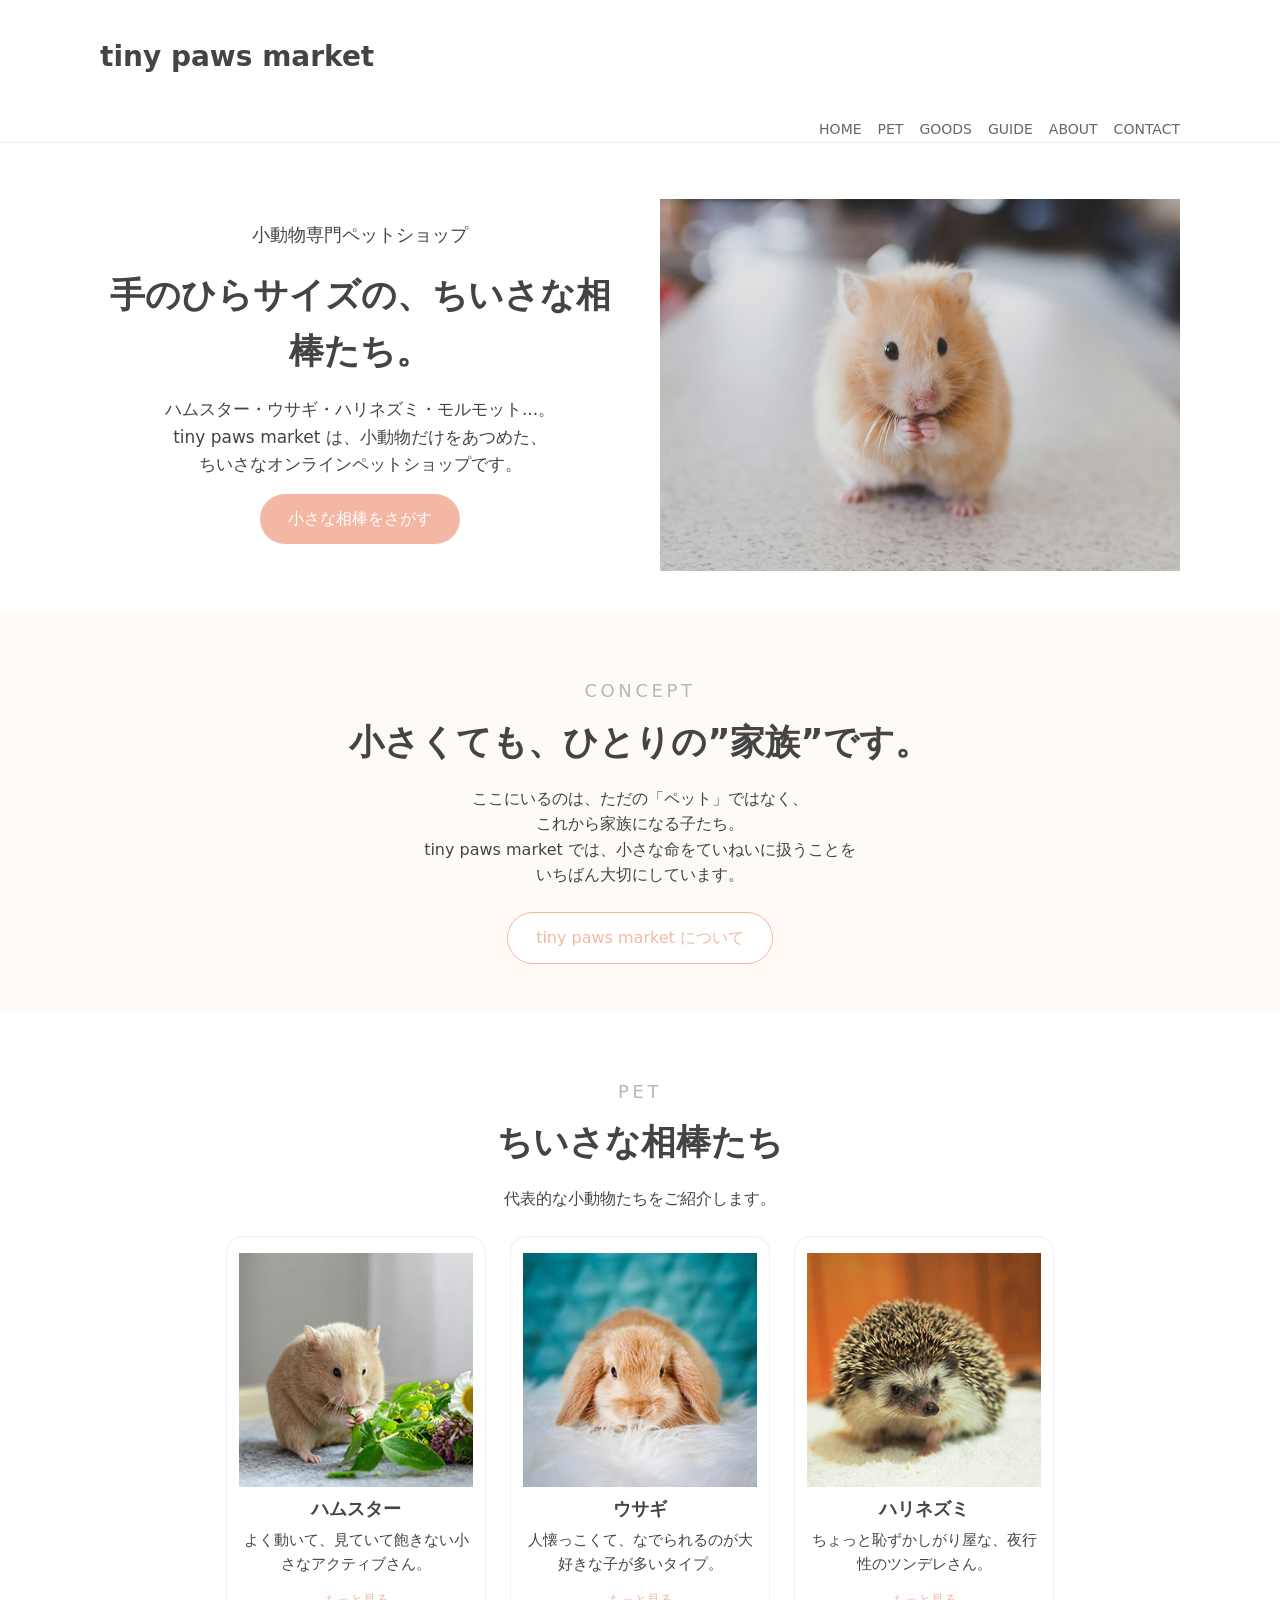
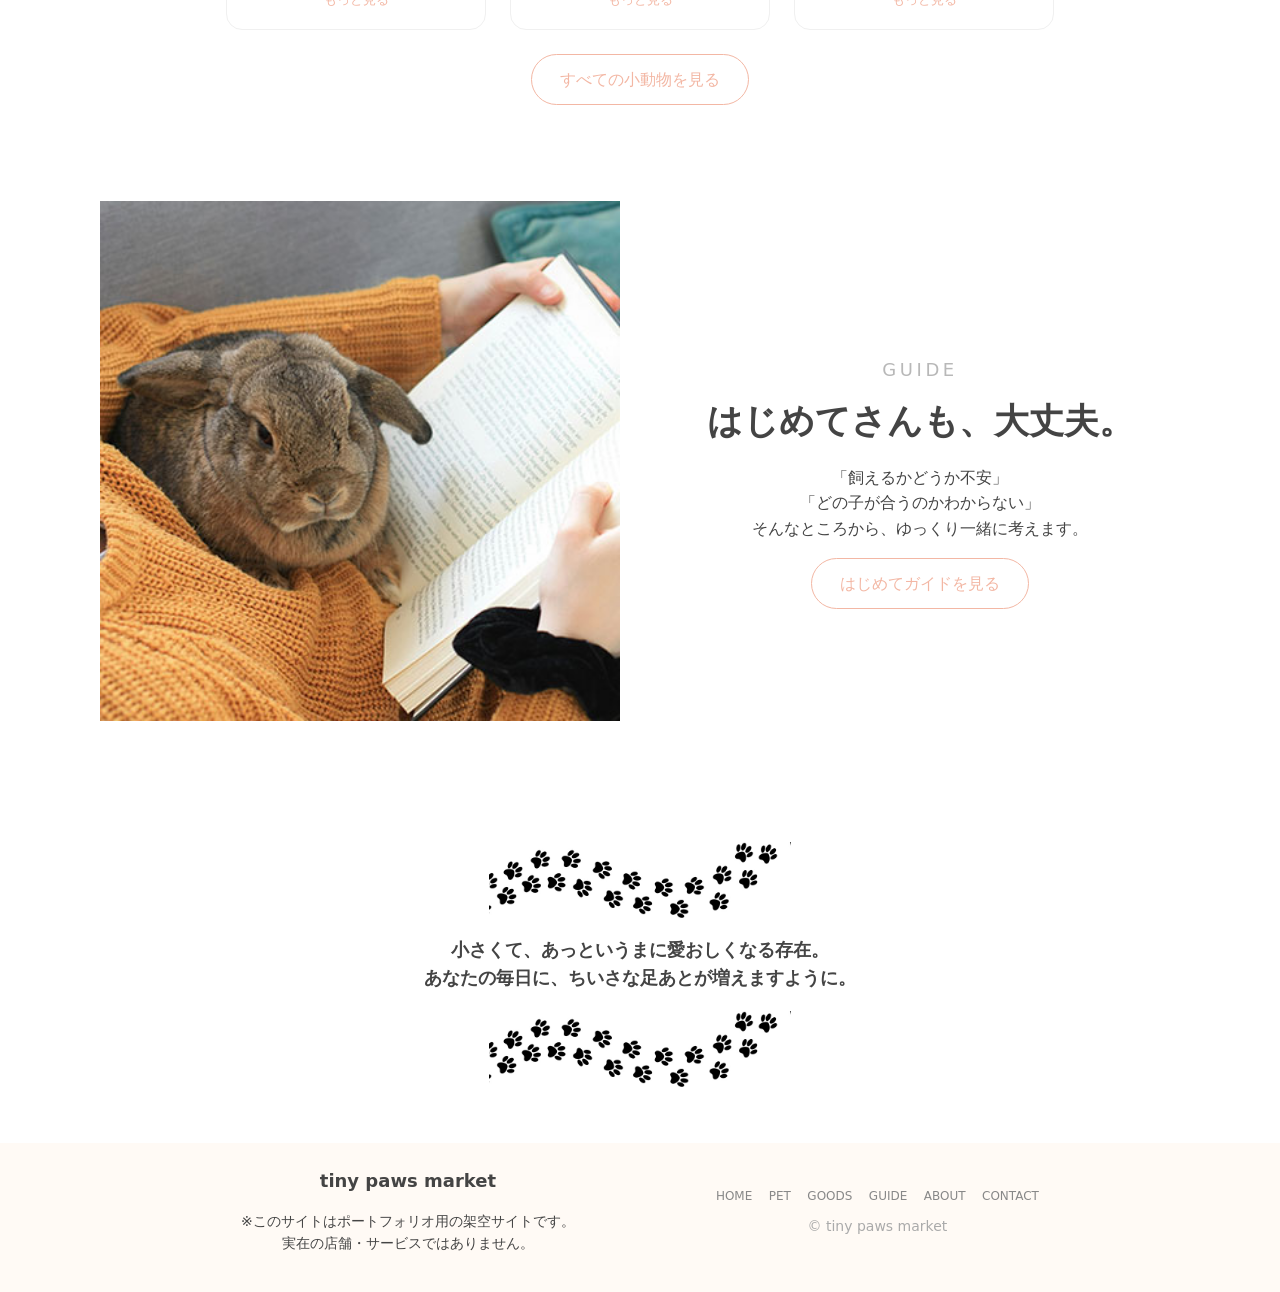
<file: index.html>
<!DOCTYPE html>
<html lang="ja">

<head>
    <meta charset="UTF-8">
    <title>tiny paws market | 小動物専門ペットショップ</title>
    <meta name="viewport" content="width=device-width, initial-scale=1">
    <link rel="stylesheet" href="./style.css">
    <link rel="stylesheet" href="https://cdn.jsdelivr.net/npm/bootstrap-icons@1.11.3/font/bootstrap-icons.min.css">
</head>

<body>
    <header class="site-header">
        <div class="container">
            <div class="header-inner">
                <p class="site-title">tiny paws market</p>
                <button class="nav-toggle" aria-label="メニューを開く" aria-expanded="false">
                    <i class="bi bi-list"></i>
                </button>
            </div>
            <nav class="global-nav">
                <ul>
                    <li><a href="index.html">HOME</a></li>
                    <li><a href="pet.html">PET</a></li>
                    <li><a href="#">GOODS</a></li>
                    <li><a href="guide.html">GUIDE</a></li>
                    <li><a href="about.html">ABOUT</a></li>
                    <li><a href="contact.html">CONTACT</a></li>
                </ul>
            </nav>
        </div>
    </header>
    <main>
        <!-- ヒーロー -->
        <section class="hero">
            <div class="container hero-inner">
                <div class="hero-text">
                    <p class="hero-label">小動物専門ペットショップ</p>
                    <h1 class="hero-title">手のひらサイズの、ちいさな相棒たち。</h1>
                    <p class="hero-lead">ハムスター・ウサギ・ハリネズミ・モルモット...。<br>tiny paws market
                        は、小動物だけをあつめた、<br>ちいさなオンラインペットショップです。</p>
                    <a href="pet.html" class="btn-primary">小さな相棒をさがす</a>
                </div>
                <div class="hero-image">
                    <img src="image/main_1.jpg" alt="小さなハムスター">
                </div>
            </div>
        </section>

        <!-- コンセプト -->
        <section class="section concept">
            <div class="container">
                <p class="section-label">CONCEPT</p>
                <h2 class="section-title">小さくても、ひとりの”家族”です。</h2>
                <p class="section-text">
                    ここにいるのは、ただの「ペット」ではなく、<br>これから家族になる子たち。<br>tiny paws market では、小さな命をていねいに扱うことを<br>いちばん大切にしています。
                </p>
                <a href="#" class="btn-secondary">tiny paws market について</a>
            </div>
        </section>

        <!-- PET ピックアップ -->
        <section class="section pets">
            <div class="container">
                <p class="section-label">PET</p>
                <h2 class="section-title">ちいさな相棒たち</h2>
                <p class="section-text">代表的な小動物たちをご紹介します。</p>

                <div class="pet-grid">
                    <article class="pet-card">
                        <img src="image/pet_1.jpg" alt="ハムスター">
                        <h3 class="pet-name">ハムスター</h3>
                        <p class="pet-desc">よく動いて、見ていて飽きない小さなアクティブさん。</p>
                        <a href="pet.html" class="pet-link">もっと見る</a>
                    </article>

                    <article class="pet-card">
                        <img src="image/pet_2.jpg" alt="ウサギ">
                        <h3 class="pet-name">ウサギ</h3>
                        <p class="pet-desc">人懐っこくて、なでられるのが大好きな子が多いタイプ。</p>
                        <a href="pet.html" class="pet-link">もっと見る</a>
                    </article>

                    <article class="pet-card">
                        <img src="image/pet_3.jpg" alt="ハリネズミ">
                        <h3 class="pet-name">ハリネズミ</h3>
                        <p class="pet-desc">ちょっと恥ずかしがり屋な、夜行性のツンデレさん。</p>
                        <a href="pet.html" class="pet-link">もっと見る</a>
                    </article>
                </div>

                <div class="section-cta">
                    <a href="pet.html" class="btn-secondary">すべての小動物を見る</a>
                </div>
            </div>
        </section>

        <!-- はじめてさんへ -->
        <section class="section guide-intro">
            <div class="container guide-inner">
                <div class="guide-image">
                    <img src="image/guide_1pc.jpg" alt="小動物との暮らしのイメージ">
                </div>
                <div class="guide-text">
                    <p class="section-label">GUIDE</p>
                    <h2 class="section-title">はじめてさんも、大丈夫。</h2>
                    <p class="section-text">
                        「飼えるかどうか不安」<br>「どの子が合うのかわからない」<br>そんなところから、ゆっくり一緒に考えます。
                    </p>
                    <a href="guide.html" class="btn-secondary">はじめてガイドを見る</a>
                </div>
            </div>
        </section>

        <!-- フッターメッセージ -->
        <section class="section message">
            <div class="container message-inner">
                <img src="image/footer_1.jpg" alt="" class="footprint">
                <p class="message-text">
                    小さくて、あっというまに愛おしくなる存在。<br>
                    あなたの毎日に、ちいさな足あとが増えますように。
                </p>
                <img src="image/footer_1.jpg" alt="" class="footprint">
            </div>
        </section>

    </main>
    <footer class="site-footer">
        <div class="container footer-inner">
            <div class="footer-left">
                <div class="logo">tiny paws market</div>
                <p class="note">
                    ※このサイトはポートフォリオ用の架空サイトです。<br>
                    実在の店舗・サービスではありません。
                </p>
            </div>
            <div class="footer-right">
                <nav class="footer-nav">
                    <a href="index.html">HOME</a>
                    <a href="pet.html">PET</a>
                    <a href="#">GOODS</a>
                    <a href="guide.html">GUIDE</a>
                    <a href="about.html">ABOUT</a>
                    <a href="contact.html">CONTACT</a>
                </nav>
                <p class="copyright">© tiny paws market</p>
            </div>
        </div>
    </footer>
    <!-- JSファイルの読み込み（body の一番最後） -->
    <script src="./main.js"></script>
</body>


</html>
</file>
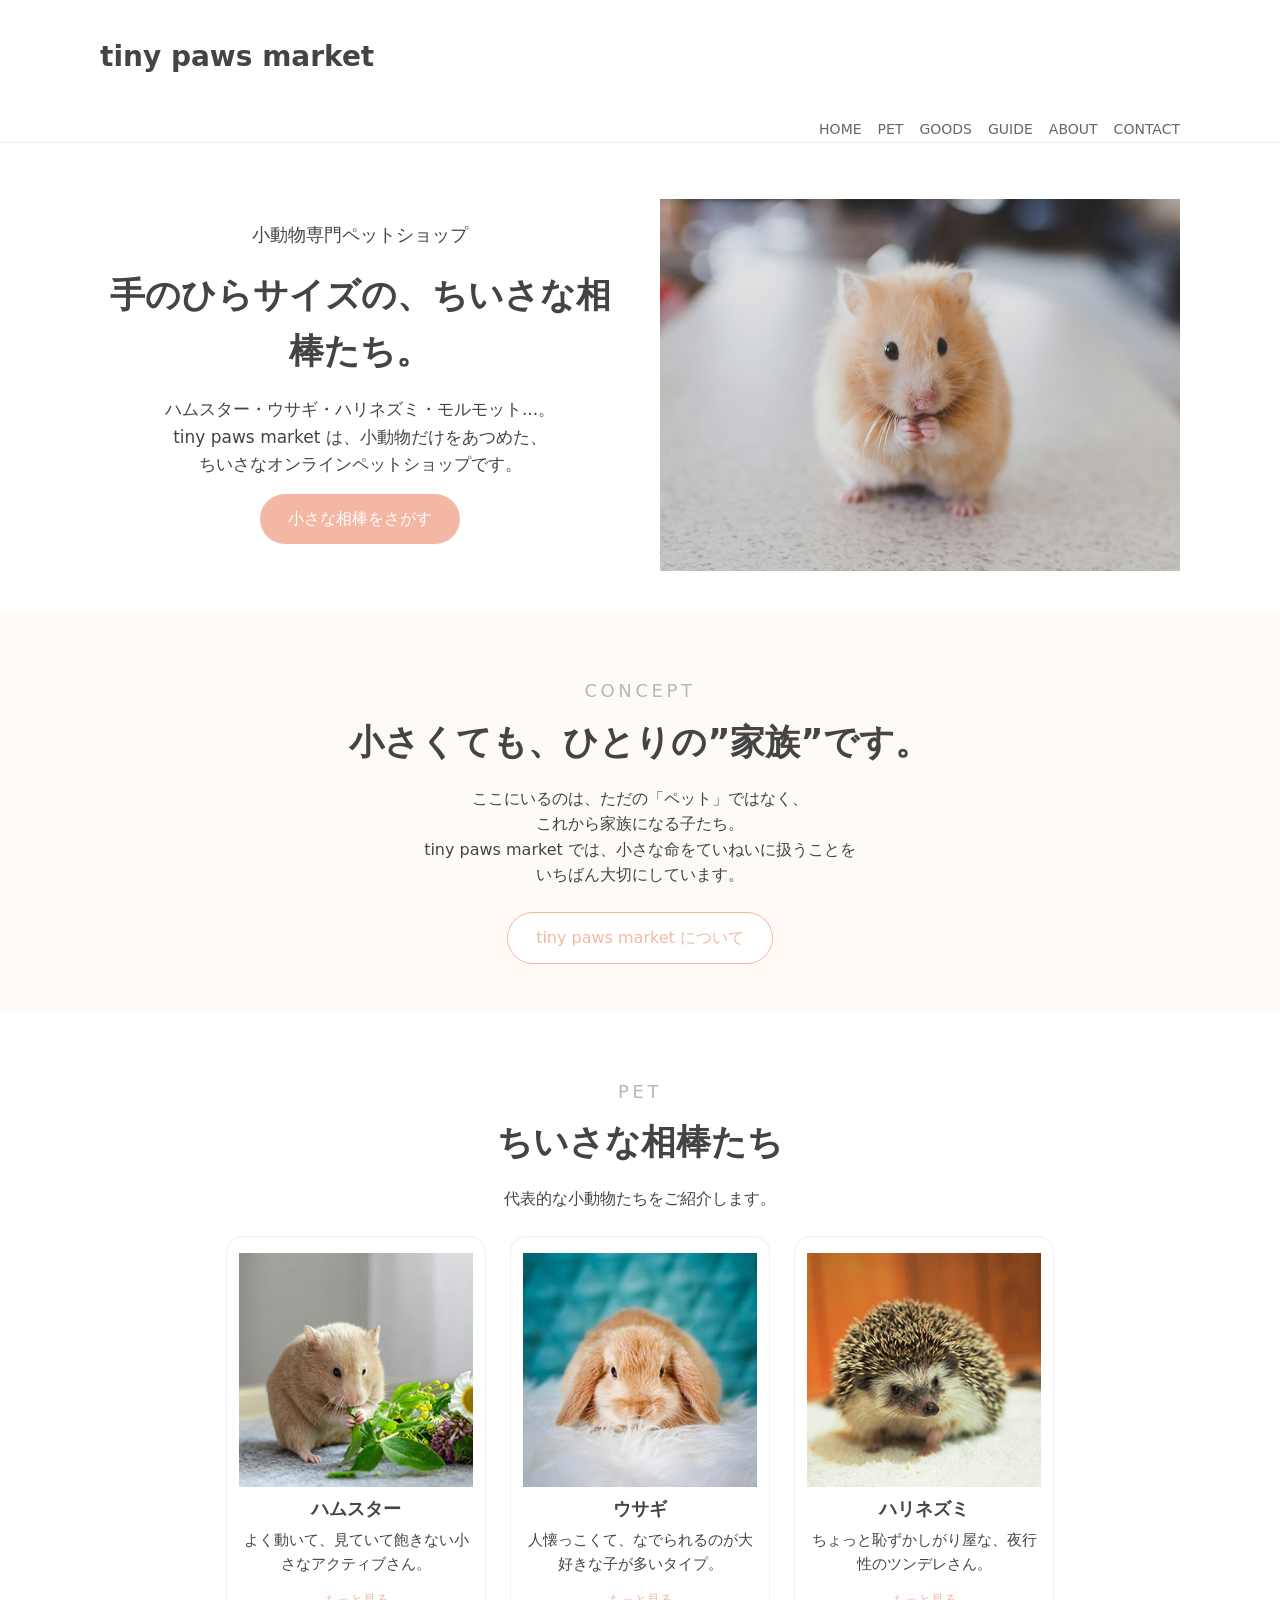
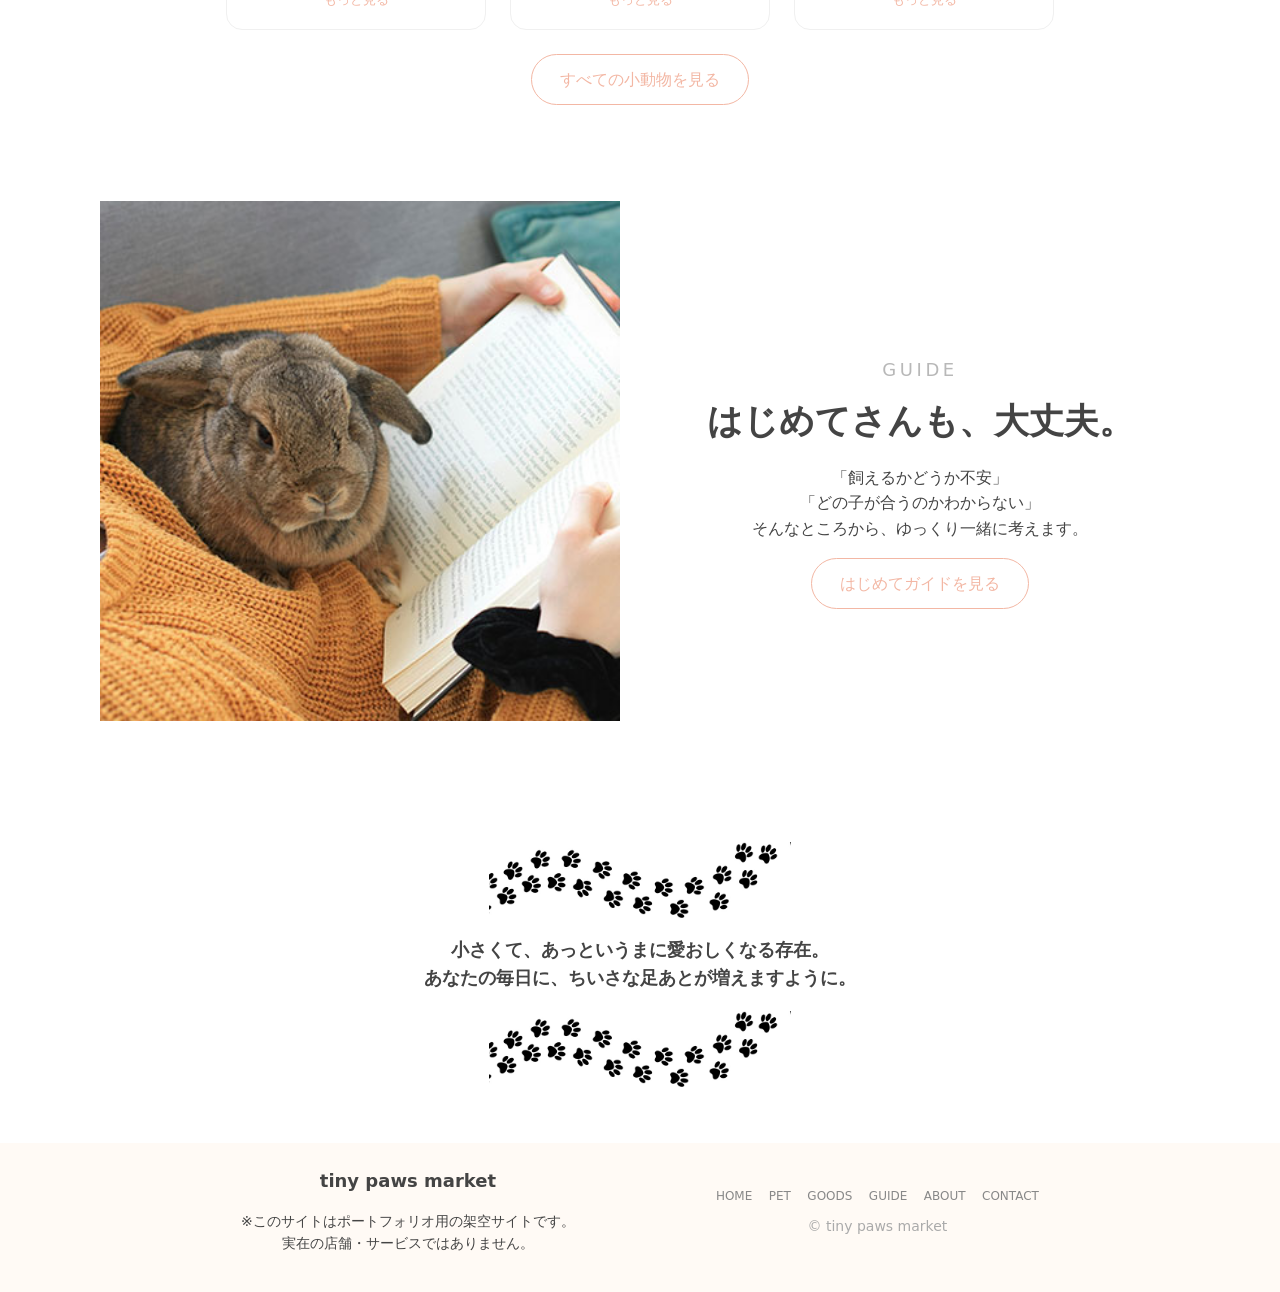
<file: tiny paws market/index.html>
<!DOCTYPE html>
<html lang="ja">

<head>
    <meta charset="UTF-8">
    <title>tiny paws market | 小動物専門ペットショップ</title>
    <meta name="viewport" content="width=device-width, initial-scale=1">
    <link rel="stylesheet" href="css/style.css">
    <link rel="stylesheet" href="https://cdn.jsdelivr.net/npm/bootstrap-icons@1.11.3/font/bootstrap-icons.min.css">
</head>

<body>
    <header class="site-header">
        <div class="container">
            <div class="header-inner">
                <p class="site-title">tiny paws market</p>
                <button class="nav-toggle" aria-label="メニューを開く" aria-expanded="false">
                    <i class="bi bi-list"></i>
                </button>
            </div>
            <nav class="global-nav">
                <ul>
                    <li><a href="index.html">HOME</a></li>
                    <li><a href="pet.html">PET</a></li>
                    <li><a href="#">GOODS</a></li>
                    <li><a href="guide.html">GUIDE</a></li>
                    <li><a href="about.html">ABOUT</a></li>
                    <li><a href="contact.html">CONTACT</a></li>
                </ul>
            </nav>
        </div>
    </header>
    <main>
        <!-- ヒーロー -->
        <section class="hero">
            <div class="container hero-inner">
                <div class="hero-text">
                    <p class="hero-label">小動物専門ペットショップ</p>
                    <h1 class="hero-title">手のひらサイズの、ちいさな相棒たち。</h1>
                    <p class="hero-lead">ハムスター・ウサギ・ハリネズミ・モルモット...。<br>tiny paws market
                        は、小動物だけをあつめた、<br>ちいさなオンラインペットショップです。</p>
                    <a href="pet.html" class="btn-primary">小さな相棒をさがす</a>
                </div>
                <div class="hero-image">
                    <img src="image/main_1.jpg" alt="小さなハムスター">
                </div>
            </div>
        </section>

        <!-- コンセプト -->
        <section class="section concept">
            <div class="container">
                <p class="section-label">CONCEPT</p>
                <h2 class="section-title">小さくても、ひとりの”家族”です。</h2>
                <p class="section-text">
                    ここにいるのは、ただの「ペット」ではなく、<br>これから家族になる子たち。<br>tiny paws market では、小さな命をていねいに扱うことを<br>いちばん大切にしています。
                </p>
                <a href="#" class="btn-secondary">tiny paws market について</a>
            </div>
        </section>

        <!-- PET ピックアップ -->
        <section class="section pets">
            <div class="container">
                <p class="section-label">PET</p>
                <h2 class="section-title">ちいさな相棒たち</h2>
                <p class="section-text">代表的な小動物たちをご紹介します。</p>

                <div class="pet-grid">
                    <article class="pet-card">
                        <img src="image/pet_1.jpg" alt="ハムスター">
                        <h3 class="pet-name">ハムスター</h3>
                        <p class="pet-desc">よく動いて、見ていて飽きない小さなアクティブさん。</p>
                        <a href="pet.html" class="pet-link">もっと見る</a>
                    </article>

                    <article class="pet-card">
                        <img src="image/pet_2.jpg" alt="ウサギ">
                        <h3 class="pet-name">ウサギ</h3>
                        <p class="pet-desc">人懐っこくて、なでられるのが大好きな子が多いタイプ。</p>
                        <a href="pet.html" class="pet-link">もっと見る</a>
                    </article>

                    <article class="pet-card">
                        <img src="image/pet_3.jpg" alt="ハリネズミ">
                        <h3 class="pet-name">ハリネズミ</h3>
                        <p class="pet-desc">ちょっと恥ずかしがり屋な、夜行性のツンデレさん。</p>
                        <a href="pet.html" class="pet-link">もっと見る</a>
                    </article>
                </div>

                <div class="section-cta">
                    <a href="pet.html" class="btn-secondary">すべての小動物を見る</a>
                </div>
            </div>
        </section>

        <!-- はじめてさんへ -->
        <section class="section guide-intro">
            <div class="container guide-inner">
                <div class="guide-image">
                    <img src="image/guide_1pc.jpg" alt="小動物との暮らしのイメージ">
                </div>
                <div class="guide-text">
                    <p class="section-label">GUIDE</p>
                    <h2 class="section-title">はじめてさんも、大丈夫。</h2>
                    <p class="section-text">
                        「飼えるかどうか不安」<br>「どの子が合うのかわからない」<br>そんなところから、ゆっくり一緒に考えます。
                    </p>
                    <a href="guide.html" class="btn-secondary">はじめてガイドを見る</a>
                </div>
            </div>
        </section>

        <!-- フッターメッセージ -->
        <section class="section message">
            <div class="container message-inner">
                <img src="image/footer_1.jpg" alt="" class="footprint">
                <p class="message-text">
                    小さくて、あっというまに愛おしくなる存在。<br>
                    あなたの毎日に、ちいさな足あとが増えますように。
                </p>
                <img src="image/footer_1.jpg" alt="" class="footprint">
            </div>
        </section>

    </main>
    <footer class="site-footer">
        <div class="container footer-inner">
            <div class="footer-left">
                <div class="logo">tiny paws market</div>
                <p class="note">
                    ※このサイトはポートフォリオ用の架空サイトです。<br>
                    実在の店舗・サービスではありません。
                </p>
            </div>
            <div class="footer-right">
                <nav class="footer-nav">
                    <a href="index.html">HOME</a>
                    <a href="pet.html">PET</a>
                    <a href="#">GOODS</a>
                    <a href="guide.html">GUIDE</a>
                    <a href="about.html">ABOUT</a>
                    <a href="contact.html">CONTACT</a>
                </nav>
                <p class="copyright">© tiny paws market</p>
            </div>
        </div>
    </footer>
    <!-- JSファイルの読み込み（body の一番最後） -->
    <script src="js/main.js"></script>
</body>

</html>
</file>
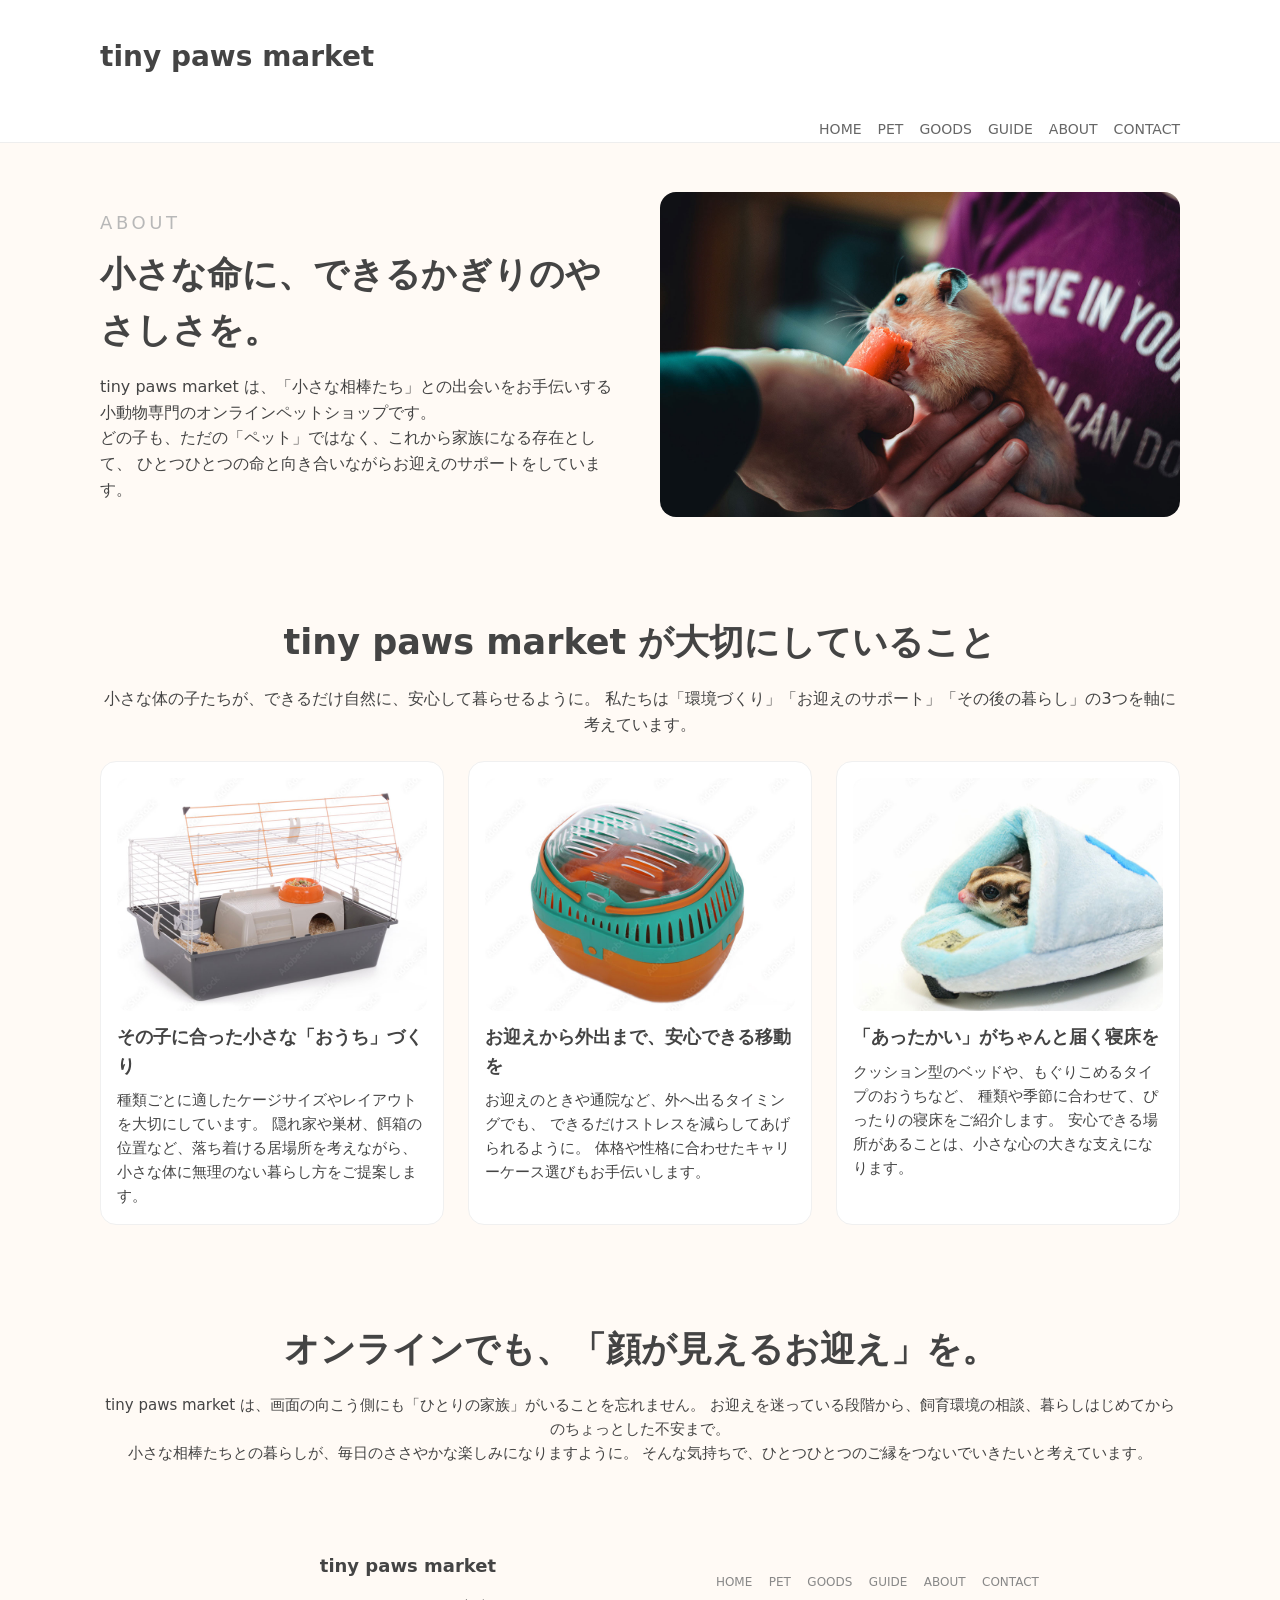
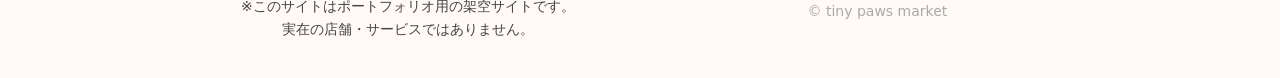
<file: about.html>
<!DOCTYPE html>
<html lang="ja">

<head>
    <meta charset="UTF-8">
    <title>tiny paws market | お店について（ABOUT）</title>
    <meta name="viewport" content="width=device-width, initial-scale=1">
    <link rel="stylesheet" href="./style.css">
    <link rel="stylesheet" href="https://cdn.jsdelivr.net/npm/bootstrap-icons@1.11.3/font/bootstrap-icons.min.css">
</head>

<body>
    <header class="site-header">
        <div class="container">
            <div class="header-inner">
                <p class="site-title">tiny paws market</p>
                <button class="nav-toggle" aria-label="メニューを開く" aria-expanded="false">
                    <i class="bi bi-list"></i>
                </button>
            </div>
            <nav class="global-nav">
                <ul>
                    <li><a href="index.html">HOME</a></li>
                    <li><a href="pet.html">PET</a></li>
                    <li><a href="#">GOODS</a></li>
                    <li><a href="guide.html">GUIDE</a></li>
                    <li><a href="about.html">ABOUT</a></li>
                    <li><a href="contact.html">CONTACT</a></li>
                </ul>
            </nav>
        </div>
    </header>

    <main class="about-main">
        <!-- ページヘッダー＋メインビジュアル -->
        <section class="section about-hero">
            <div class="container about-hero-inner">
                <div class="about-hero-text">
                    <p class="section-label">ABOUT</p>
                    <h1 class="section-title">小さな命に、できるかぎりのやさしさを。</h1>
                    <p class="section-text">
                        tiny paws market は、「小さな相棒たち」との出会いをお手伝いする
                        小動物専門のオンラインペットショップです。<br>
                        どの子も、ただの「ペット」ではなく、これから家族になる存在として、
                        ひとつひとつの命と向き合いながらお迎えのサポートをしています。
                    </p>
                </div>
                <div class="about-hero-image">
                    <img src="image/about_main.jpg" alt="ハムスターをやさしく抱えている様子">
                </div>
            </div>
        </section>

        <!-- tiny paws market のこだわり（3カラム） -->
        <section class="section about-features">
            <div class="container">
                <h2 class="section-title">tiny paws market が大切にしていること</h2>
                <p class="section-text">
                    小さな体の子たちが、できるだけ自然に、安心して暮らせるように。
                    私たちは「環境づくり」「お迎えのサポート」「その後の暮らし」の3つを軸に考えています。
                </p>

                <div class="about-features-grid">
                    <article class="about-feature-item">
                        <img src="image/about_1.jpg" alt="小動物用のケージとおうち、餌箱">
                        <h3 class="about-feature-title">その子に合った小さな「おうち」づくり</h3>
                        <p class="about-feature-text">
                            種類ごとに適したケージサイズやレイアウトを大切にしています。
                            隠れ家や巣材、餌箱の位置など、落ち着ける居場所を考えながら、
                            小さな体に無理のない暮らし方をご提案します。
                        </p>
                    </article>

                    <article class="about-feature-item">
                        <img src="image/about_2.jpg" alt="外出用の小動物用キャリーケース">
                        <h3 class="about-feature-title">お迎えから外出まで、安心できる移動を</h3>
                        <p class="about-feature-text">
                            お迎えのときや通院など、外へ出るタイミングでも、
                            できるだけストレスを減らしてあげられるように。
                            体格や性格に合わせたキャリーケース選びもお手伝いします。
                        </p>
                    </article>

                    <article class="about-feature-item">
                        <img src="image/about_3.jpg" alt="小動物用のクッション型ベッド">
                        <h3 class="about-feature-title">「あったかい」がちゃんと届く寝床を</h3>
                        <p class="about-feature-text">
                            クッション型のベッドや、もぐりこめるタイプのおうちなど、
                            種類や季節に合わせて、ぴったりの寝床をご紹介します。
                            安心できる場所があることは、小さな心の大きな支えになります。
                        </p>
                    </article>
                </div>
            </div>
        </section>

        <!-- メッセージ -->
        <section class="section about-message">
            <div class="container">
                <h2 class="section-title">オンラインでも、「顔が見えるお迎え」を。</h2>
                <p class="section-text">
                    tiny paws market は、画面の向こう側にも「ひとりの家族」がいることを忘れません。
                    お迎えを迷っている段階から、飼育環境の相談、暮らしはじめてからのちょっとした不安まで。<br class="sp-br">
                    小さな相棒たちとの暮らしが、毎日のささやかな楽しみになりますように。
                    そんな気持ちで、ひとつひとつのご縁をつないでいきたいと考えています。
                </p>
            </div>
        </section>
    </main>

    <footer class="site-footer">
        <div class="container footer-inner">
            <div class="footer-left">
                <div class="logo">tiny paws market</div>
                <p class="note">
                    ※このサイトはポートフォリオ用の架空サイトです。<br>
                    実在の店舗・サービスではありません。
                </p>
            </div>
            <div class="footer-right">
                <nav class="footer-nav">
                    <a href="index.html">HOME</a>
                    <a href="pet.html">PET</a>
                    <a href="#">GOODS</a>
                    <a href="guide.html">GUIDE</a>
                    <a href="about.html">ABOUT</a>
                    <a href="contact.html">CONTACT</a>
                </nav>
                <p class="copyright">© tiny paws market</p>
            </div>
        </div>
    </footer>

    <script src="./main.js"></script>
</body>


</html>
</file>
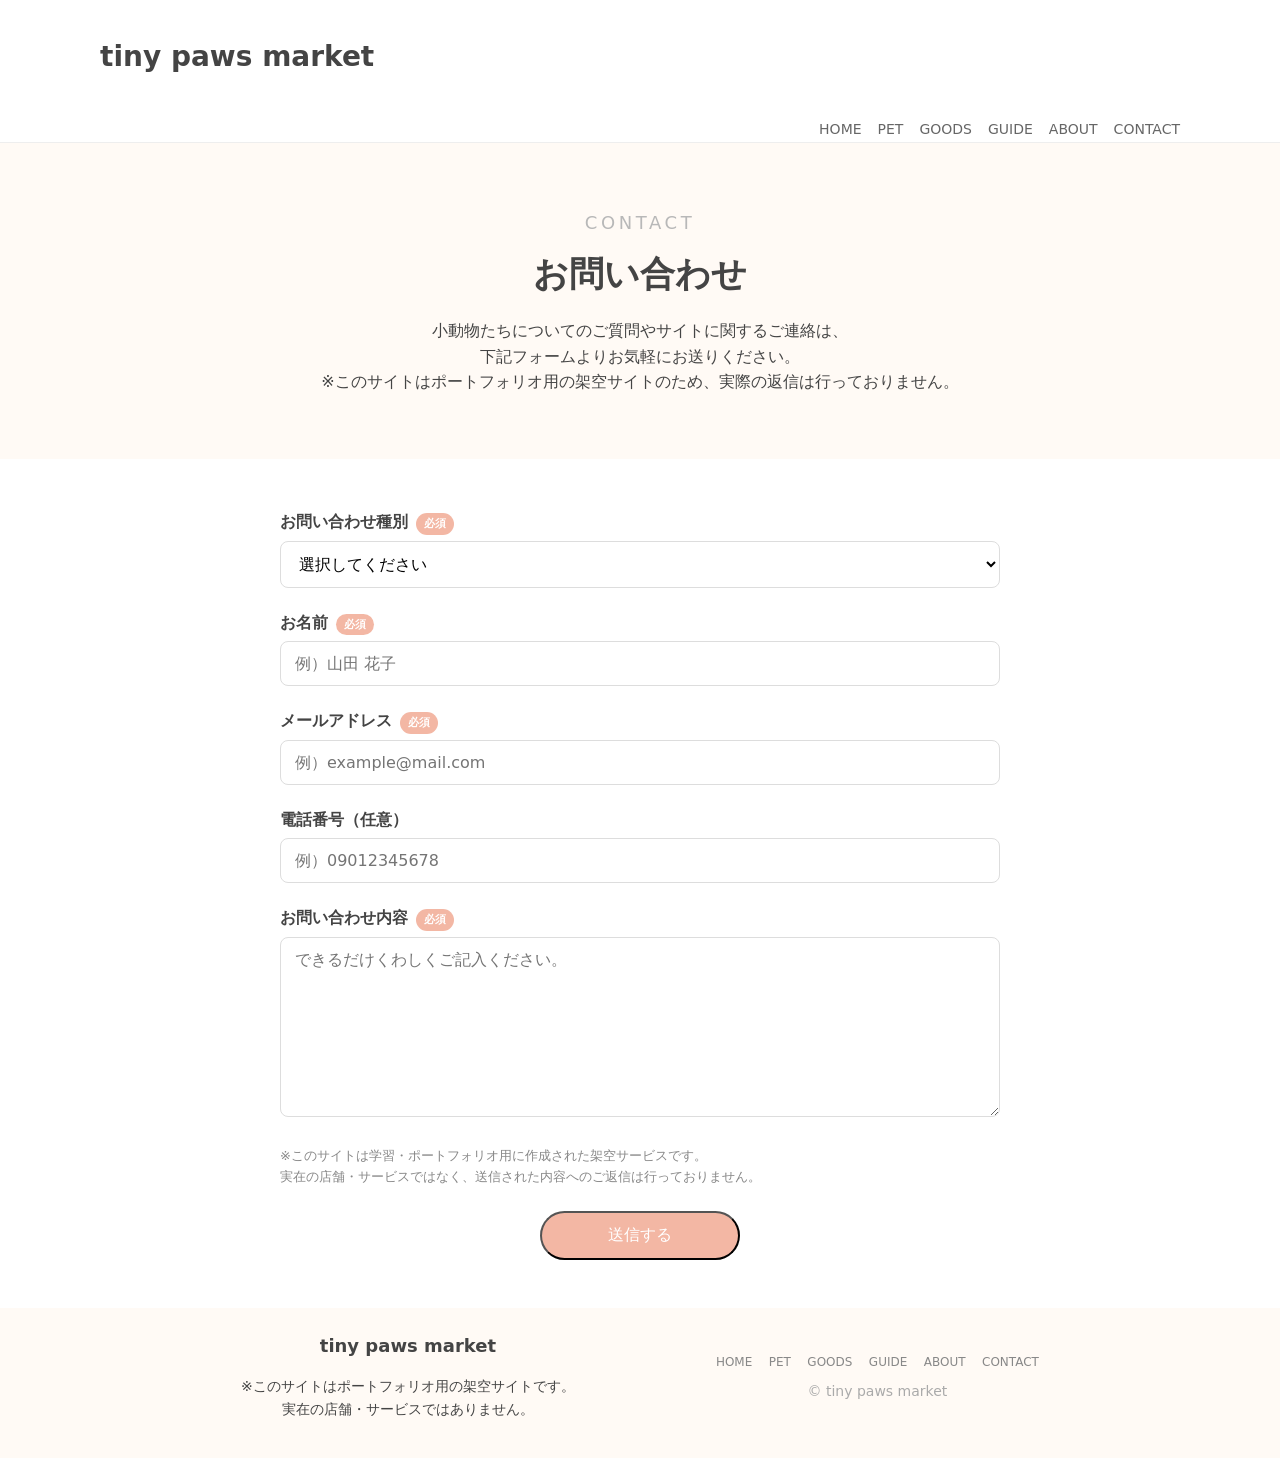
<file: contact.html>
<!DOCTYPE html>
<html lang="ja">

<head>
    <meta charset="UTF-8">
    <title>CONTACT | tiny paws market</title>
    <meta name="viewport" content="width=device-width, initial-scale=1">
    <link rel="stylesheet" href="./style.css">
    <link rel="stylesheet" href="https://cdn.jsdelivr.net/npm/bootstrap-icons@1.11.3/font/bootstrap-icons.min.css">
</head>

<body>
    <header class="site-header">
        <div class="container">
            <div class="header-inner">
                <p class="site-title">tiny paws market</p>
                <button class="nav-toggle" aria-label="メニューを開く" aria-expanded="false">
                    <i class="bi bi-list"></i>
                </button>
            </div>
            <nav class="global-nav">
                <ul>
                    <li><a href="index.html">HOME</a></li>
                    <li><a href="pet.html">PET</a></li>
                    <li><a href="#">GOODS</a></li>
                    <li><a href="guide.html">GUIDE</a></li>
                    <li><a href="about.html">ABOUT</a></li>
                    <li><a href="contact.html">CONTACT</a></li>
                </ul>
            </nav>
        </div>
    </header>

    <main>
        <!-- ページヘッダー -->
        <section class="page-hero page-hero-contact">
            <div class="container">
                <p class="section-label">CONTACT</p>
                <h1 class="section-title">お問い合わせ</h1>
                <p class="section-text">
                    小動物たちについてのご質問やサイトに関するご連絡は、<br>
                    下記フォームよりお気軽にお送りください。<br>
                    ※このサイトはポートフォリオ用の架空サイトのため、実際の返信は行っておりません。
                </p>
            </div>
        </section>

        <!-- お問い合わせフォーム -->
        <section class="section contact">
            <div class="container">
                <form class="contact-form" action="#" method="post">
                    <!-- お問い合わせ種別 -->
                    <div class="form-group">
                        <label for="inquiry-type">お問い合わせ種別<span class="required">必須</span></label>
                        <select id="inquiry-type" name="inquiry_type" required>
                            <option value="">選択してください</option>
                            <option value="pet">ペットについて</option>
                            <option value="goods">グッズについて</option>
                            <option value="guide">飼育・お迎えに関する相談</option>
                            <option value="other">その他</option>
                        </select>
                    </div>

                    <!-- お名前 -->
                    <div class="form-group">
                        <label for="name">お名前<span class="required">必須</span></label>
                        <input type="text" id="name" name="name" placeholder="例）山田 花子" required>
                    </div>

                    <!-- メールアドレス -->
                    <div class="form-group">
                        <label for="email">メールアドレス<span class="required">必須</span></label>
                        <input type="email" id="email" name="email" placeholder="例）example@mail.com" required>
                    </div>

                    <!-- 電話番号 -->
                    <div class="form-group">
                        <label for="tel">電話番号（任意）</label>
                        <input type="tel" id="tel" name="tel" placeholder="例）09012345678">
                    </div>

                    <!-- お問い合わせ内容 -->
                    <div class="form-group">
                        <label for="message">お問い合わせ内容<span class="required">必須</span></label>
                        <textarea id="message" name="message" rows="8" placeholder="できるだけくわしくご記入ください。"
                            required></textarea>
                    </div>

                    <!-- 個人情報・注意書き -->
                    <div class="form-note">
                        <p>
                            ※このサイトは学習・ポートフォリオ用に作成された架空サービスです。<br>
                            実在の店舗・サービスではなく、送信された内容へのご返信は行っておりません。
                        </p>
                    </div>

                    <!-- 送信ボタン -->
                    <div class="form-actions">
                        <button type="submit" class="btn-primary">送信する</button>
                    </div>
                </form>
            </div>
        </section>
    </main>

    <footer class="site-footer">
        <div class="container footer-inner">
            <div class="footer-left">
                <div class="logo">tiny paws market</div>
                <p class="note">
                    ※このサイトはポートフォリオ用の架空サイトです。<br>
                    実在の店舗・サービスではありません。
                </p>
            </div>
            <div class="footer-right">
                <nav class="footer-nav">
                    <a href="index.html">HOME</a>
                    <a href="pet.html">PET</a>
                    <a href="#">GOODS</a>
                    <a href="guide.html">GUIDE</a>
                    <a href="about.html">ABOUT</a>
                    <a href="contact.html">CONTACT</a>
                </nav>
                <p class="copyright">© tiny paws market</p>
            </div>
        </div>
    </footer>

    <script src="./main.js"></script>
</body>


</html>
</file>
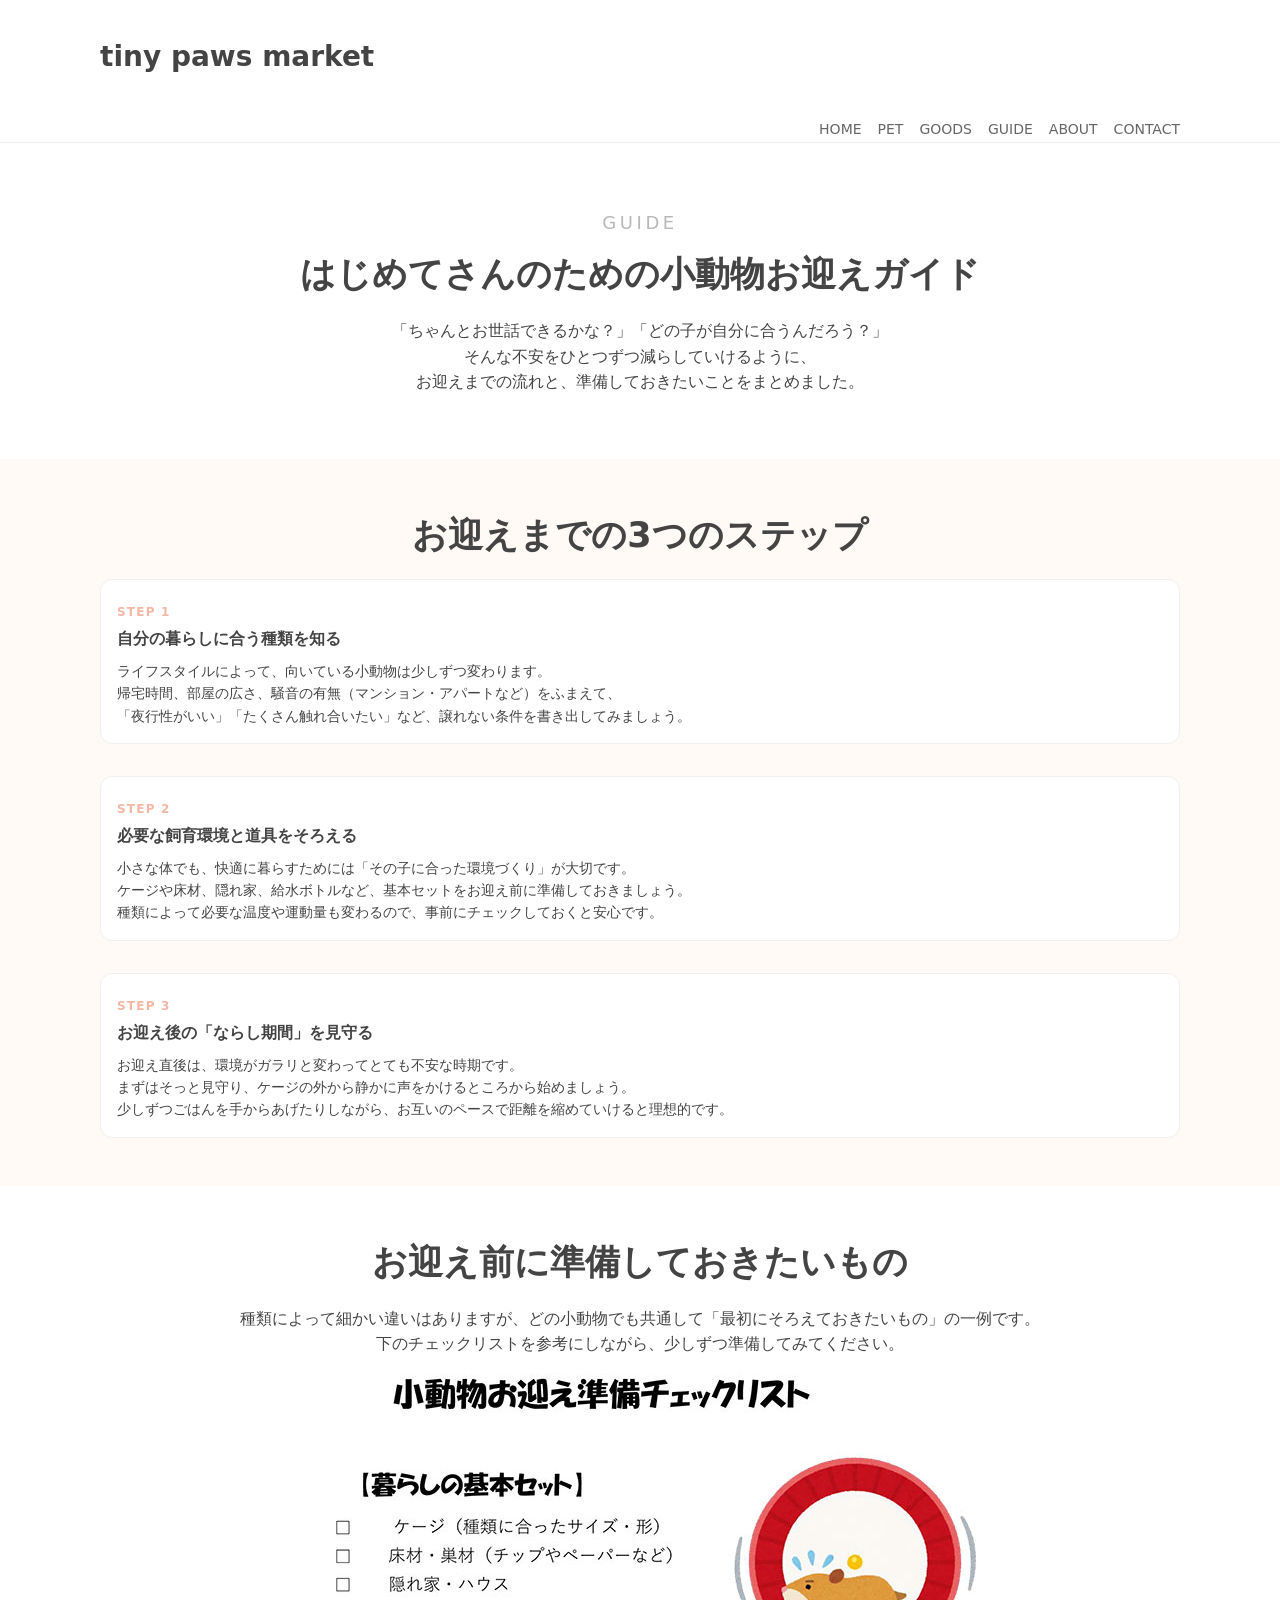
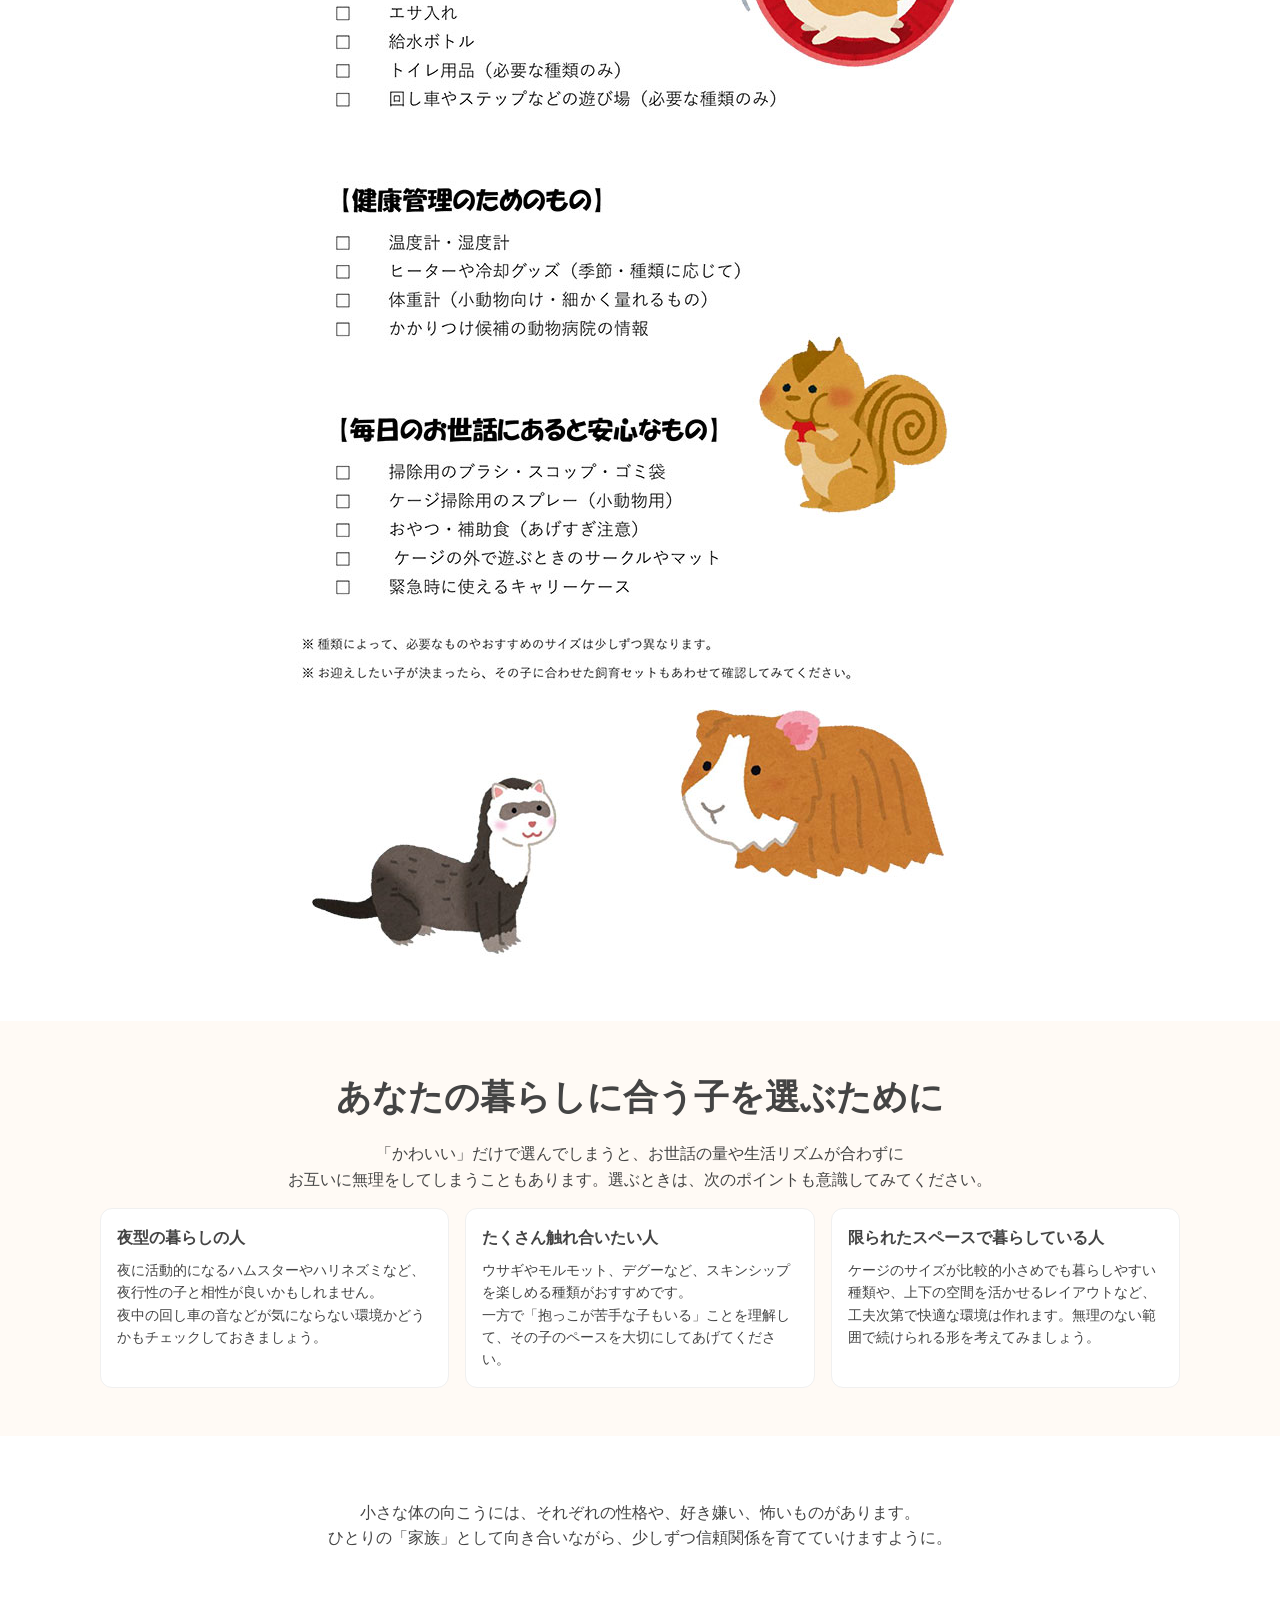
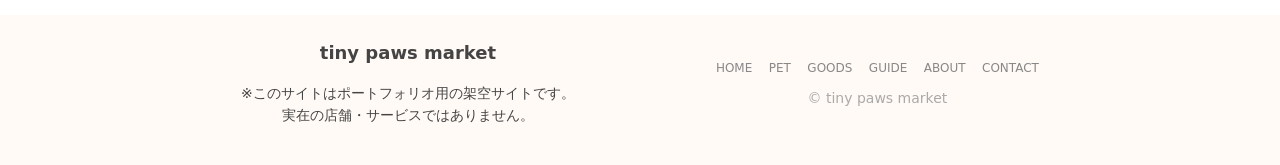
<file: guide.html>
<!DOCTYPE html>
<html lang="ja">

<head>
    <meta charset="UTF-8">
    <title>tiny paws market | 小動物専門ペットショップ</title>
    <meta name="viewport" content="width=device-width, initial-scale=1">
    <link rel="stylesheet" href="./style.css">
    <link rel="stylesheet" href="https://cdn.jsdelivr.net/npm/bootstrap-icons@1.11.3/font/bootstrap-icons.min.css">
</head>

<body>
    <header class="site-header">
        <div class="container">
            <div class="header-inner">
                <p class="site-title">tiny paws market</p>
                <button class="nav-toggle" aria-label="メニューを開く" aria-expanded="false">
                    <i class="bi bi-list"></i>
                </button>
            </div>
            <nav class="global-nav">
                <ul>
                    <li><a href="index.html">HOME</a></li>
                    <li><a href="pet.html">PET</a></li>
                    <li><a href="#">GOODS</a></li>
                    <li><a href="guide.html">GUIDE</a></li>
                    <li><a href="about.html">ABOUT</a></li>
                    <li><a href="contact.html">CONTACT</a></li>
                </ul>
            </nav>
        </div>
    </header>
    <main>
        <!-- ページヘッダー -->
        <section class="section guide-page-hero">
            <div class="container">
                <p class="section-label">GUIDE</p>
                <h1 class="section-title">はじめてさんのための小動物お迎えガイド</h1>
                <p class="section-text">
                    「ちゃんとお世話できるかな？」「どの子が自分に合うんだろう？」<br>
                    そんな不安をひとつずつ減らしていけるように、<br>
                    お迎えまでの流れと、準備しておきたいことをまとめました。
                </p>
            </div>
        </section>

        <!-- お迎えまでの流れ（ステップ） -->
        <section class="section guide-steps">
            <div class="container">
                <h2 class="section-title">お迎えまでの3つのステップ</h2>

                <div class="guide-step-list">
                    <div class="guide-step-item">
                        <div class="guide-step-number">STEP 1</div>
                        <h3 class="guide-step-title">自分の暮らしに合う種類を知る</h3>
                        <p class="guide-step-text">
                            ライフスタイルによって、向いている小動物は少しずつ変わります。<br>
                            帰宅時間、部屋の広さ、騒音の有無（マンション・アパートなど）をふまえて、<br>
                            「夜行性がいい」「たくさん触れ合いたい」など、譲れない条件を書き出してみましょう。
                        </p>
                    </div>

                    <div class="guide-step-item">
                        <div class="guide-step-number">STEP 2</div>
                        <h3 class="guide-step-title">必要な飼育環境と道具をそろえる</h3>
                        <p class="guide-step-text">
                            小さな体でも、快適に暮らすためには「その子に合った環境づくり」が大切です。<br>
                            ケージや床材、隠れ家、給水ボトルなど、基本セットをお迎え前に準備しておきましょう。<br>
                            種類によって必要な温度や運動量も変わるので、事前にチェックしておくと安心です。
                        </p>
                    </div>

                    <div class="guide-step-item">
                        <div class="guide-step-number">STEP 3</div>
                        <h3 class="guide-step-title">お迎え後の「ならし期間」を見守る</h3>
                        <p class="guide-step-text">
                            お迎え直後は、環境がガラリと変わってとても不安な時期です。<br>
                            まずはそっと見守り、ケージの外から静かに声をかけるところから始めましょう。<br>
                            少しずつごはんを手からあげたりしながら、お互いのペースで距離を縮めていけると理想的です。
                        </p>
                    </div>
                </div>
            </div>
        </section>

        <!-- 準備するものチェックリスト（Excel → 画像） -->
        <section class="section guide-checklist">
            <div class="container">
                <h2 class="section-title">お迎え前に準備しておきたいもの</h2>
                <p class="section-text">
                    種類によって細かい違いはありますが、どの小動物でも共通して「最初にそろえておきたいもの」の一例です。<br>
                    下のチェックリストを参考にしながら、少しずつ準備してみてください。
                </p>

                <div class="guide-checklist-image">
                    <img src="image/guide_checklist.jpg" alt="小動物お迎え準備チェックリスト">
                </div>
            </div>
        </section>

        <!-- ライフスタイル別の簡単なアドバイス -->
        <section class="section guide-lifestyle">
            <div class="container">
                <h2 class="section-title">あなたの暮らしに合う子を選ぶために</h2>
                <p class="section-text">
                    「かわいい」だけで選んでしまうと、お世話の量や生活リズムが合わずに<br>
                    お互いに無理をしてしまうこともあります。選ぶときは、次のポイントも意識してみてください。
                </p>

                <div class="guide-lifestyle-points">
                    <div class="guide-lifestyle-item">
                        <h3 class="guide-lifestyle-title">夜型の暮らしの人</h3>
                        <p class="guide-lifestyle-text">
                            夜に活動的になるハムスターやハリネズミなど、夜行性の子と相性が良いかもしれません。<br>
                            夜中の回し車の音などが気にならない環境かどうかもチェックしておきましょう。
                        </p>
                    </div>

                    <div class="guide-lifestyle-item">
                        <h3 class="guide-lifestyle-title">たくさん触れ合いたい人</h3>
                        <p class="guide-lifestyle-text">
                            ウサギやモルモット、デグーなど、スキンシップを楽しめる種類がおすすめです。<br>
                            一方で「抱っこが苦手な子もいる」ことを理解して、その子のペースを大切にしてあげてください。
                        </p>
                    </div>

                    <div class="guide-lifestyle-item">
                        <h3 class="guide-lifestyle-title">限られたスペースで暮らしている人</h3>
                        <p class="guide-lifestyle-text">
                            ケージのサイズが比較的小さめでも暮らしやすい種類や、上下の空間を活かせるレイアウトなど、<br>
                            工夫次第で快適な環境は作れます。無理のない範囲で続けられる形を考えてみましょう。
                        </p>
                    </div>
                </div>
            </div>
        </section>

        <!-- 最後のひとこと -->
        <section class="section guide-message">
            <div class="container">
                <p class="section-text">
                    小さな体の向こうには、それぞれの性格や、好き嫌い、怖いものがあります。<br>
                    ひとりの「家族」として向き合いながら、少しずつ信頼関係を育てていけますように。
                </p>
            </div>
        </section>

    </main>
    <footer class="site-footer">
        <div class="container footer-inner">
            <div class="footer-left">
                <div class="logo">tiny paws market</div>
                <p class="note">
                    ※このサイトはポートフォリオ用の架空サイトです。<br>
                    実在の店舗・サービスではありません。
                </p>
            </div>
            <div class="footer-right">
                <nav class="footer-nav">
                    <a href="index.html">HOME</a>
                    <a href="pet.html">PET</a>
                    <a href="#">GOODS</a>
                    <a href="guide.html">GUIDE</a>
                    <a href="about.html">ABOUT</a>
                    <a href="contact.html">CONTACT</a>
                </nav>
                <p class="copyright">© tiny paws market</p>
            </div>
        </div>
    </footer>
    <!-- JSファイルの読み込み（body の一番最後） -->
    <script src="./main.js"></script>
</body>


</html>
</file>
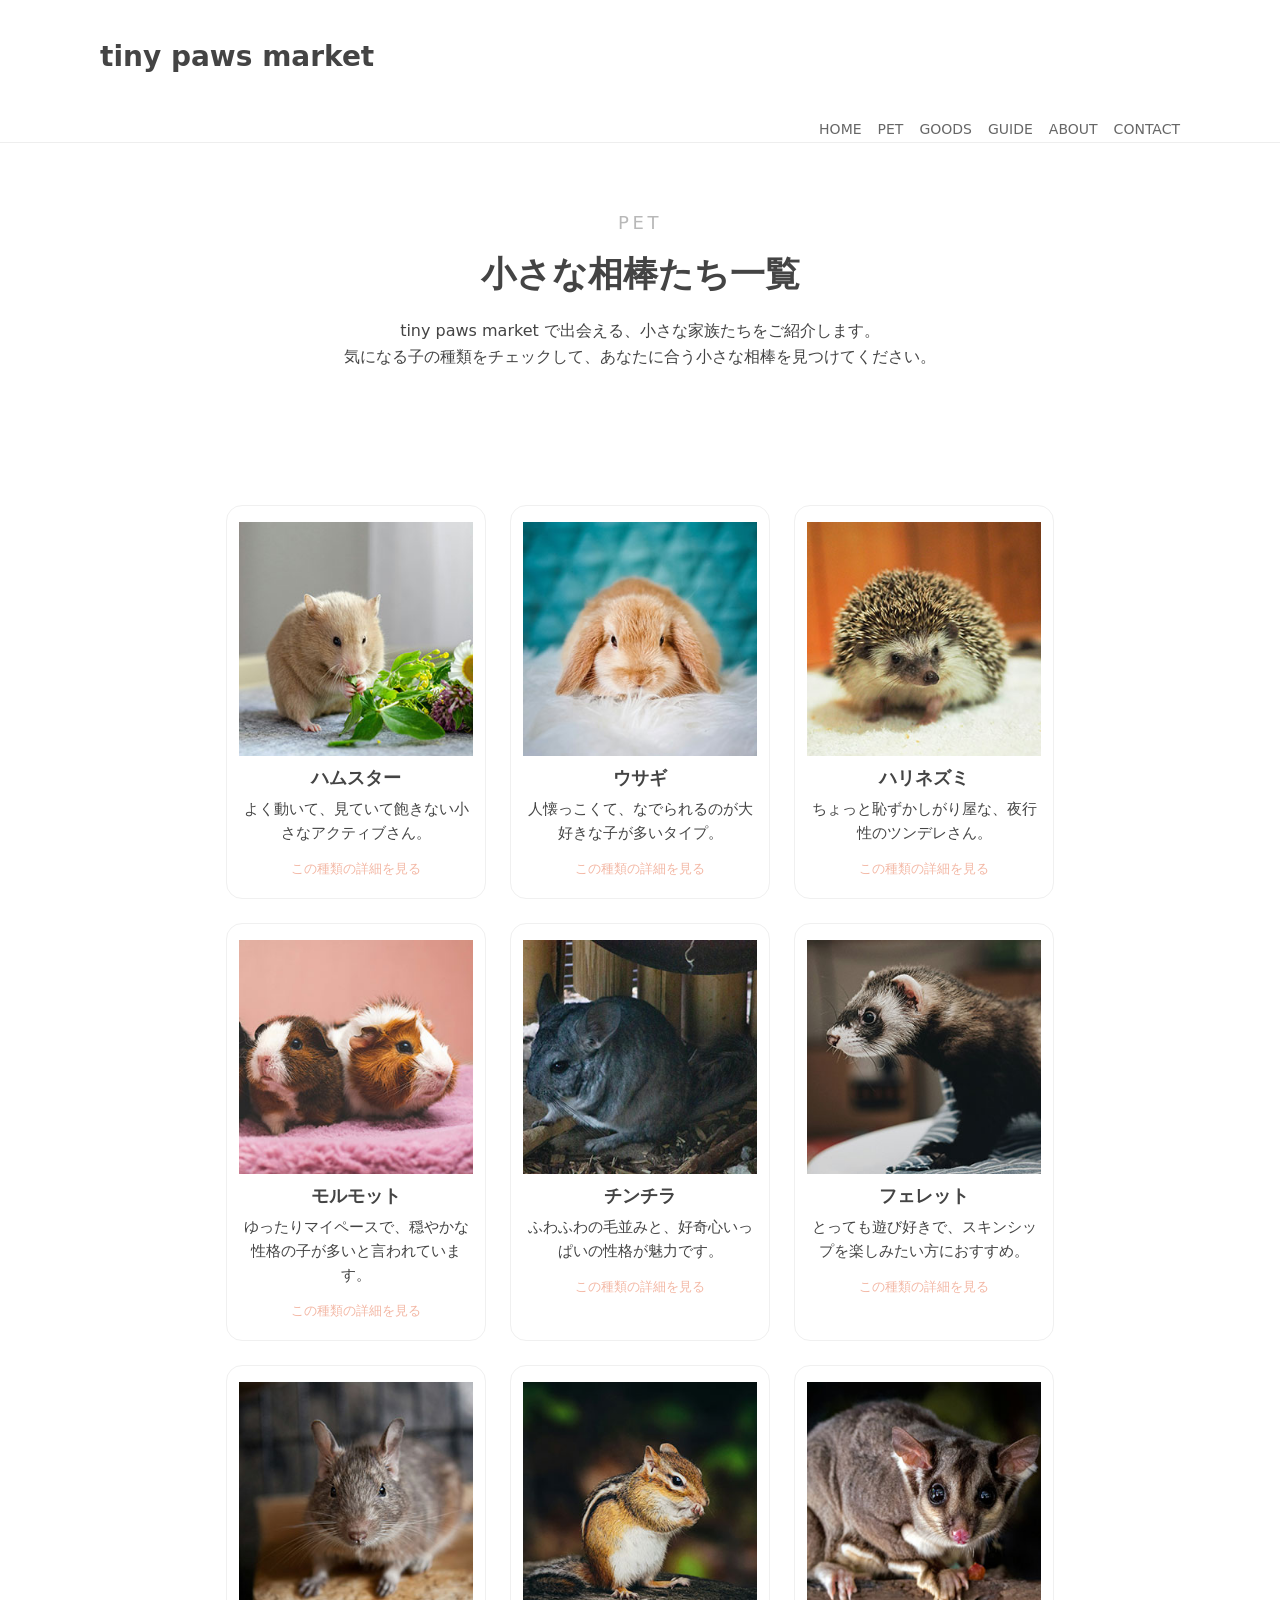
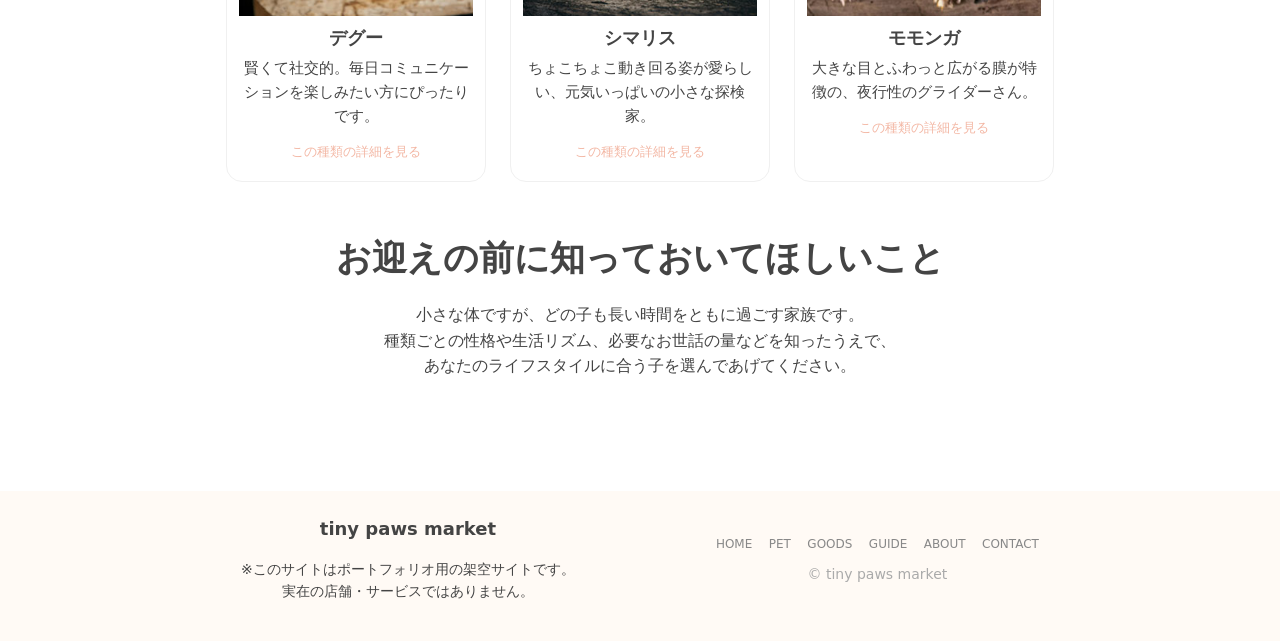
<file: pet.html>
<!DOCTYPE html>
<html lang="ja">

<head>
    <meta charset="UTF-8">
    <title>tiny paws market | 小動物一覧（PET）</title>
    <meta name="viewport" content="width=device-width, initial-scale=1">
    <link rel="stylesheet" href="./style.css">
    <link rel="stylesheet" href="https://cdn.jsdelivr.net/npm/bootstrap-icons@1.11.3/font/bootstrap-icons.min.css">
</head>

<body>
    <header class="site-header">
        <div class="container">
            <div class="header-inner">
                <p class="site-title">tiny paws market</p>
                <button class="nav-toggle" aria-label="メニューを開く" aria-expanded="false">
                    <i class="bi bi-list"></i>
                </button>
            </div>
            <nav class="global-nav">
                <ul>
                    <li><a href="index.html">HOME</a></li>
                    <li><a href="pet.html">PET</a></li>
                    <li><a href="#">GOODS</a></li>
                    <li><a href="guide.html">GUIDE</a></li>
                    <li><a href="about.html">ABOUT</a></li>
                    <li><a href="contact.html">CONTACT</a></li>
                </ul>
            </nav>
        </div>
    </header>
    <main>
        <!-- ページヘッダー -->
        <section class="section">
            <div class="container">
                <p class="section-label">PET</p>
                <h1 class="section-title">小さな相棒たち一覧</h1>
                <p class="section-text">
                    tiny paws market で出会える、小さな家族たちをご紹介します。<br>
                    気になる子の種類をチェックして、あなたに合う小さな相棒を見つけてください。
                </p>
            </div>
        </section>

        <!-- PET 一覧 -->
        <section class="section pets">
            <div class="container">
                <div class="pet-grid">

                    <!-- ハムスター -->
                    <article class="pet-card">
                        <img src="image/pet_1.jpg" alt="ハムスター">
                        <h3 class="pet-name">ハムスター</h3>
                        <p class="pet-desc">
                            よく動いて、見ていて飽きない小さなアクティブさん。
                        </p>
                        <!-- 将来的に詳細ページを作るなら href を hamster.html などに変更 -->
                        <a href="#" class="pet-link">この種類の詳細を見る</a>
                    </article>

                    <!-- ウサギ -->
                    <article class="pet-card">
                        <img src="image/pet_2.jpg" alt="ウサギ">
                        <h3 class="pet-name">ウサギ</h3>
                        <p class="pet-desc">
                            人懐っこくて、なでられるのが大好きな子が多いタイプ。
                        </p>
                        <a href="#" class="pet-link">この種類の詳細を見る</a>
                    </article>

                    <!-- ハリネズミ -->
                    <article class="pet-card">
                        <img src="image/pet_3.jpg" alt="ハリネズミ">
                        <h3 class="pet-name">ハリネズミ</h3>
                        <p class="pet-desc">
                            ちょっと恥ずかしがり屋な、夜行性のツンデレさん。
                        </p>
                        <a href="#" class="pet-link">この種類の詳細を見る</a>
                    </article>

                    <!-- ここから下に、新しく用意した 300×300 画像でカードを追加していく -->

                    <!-- モルモット -->
                    <article class="pet-card">
                        <img src="image/pet_7.jpg" alt="モルモット">
                        <h3 class="pet-name">モルモット</h3>
                        <p class="pet-desc">
                            ゆったりマイペースで、穏やかな性格の子が多いと言われています。
                        </p>
                        <a href="#" class="pet-link">この種類の詳細を見る</a>
                    </article>

                    <!-- チンチラ -->
                    <article class="pet-card">
                        <img src="image/pet_6.jpg" alt="チンチラ">
                        <h3 class="pet-name">チンチラ</h3>
                        <p class="pet-desc">
                            ふわふわの毛並みと、好奇心いっぱいの性格が魅力です。
                        </p>
                        <a href="#" class="pet-link">この種類の詳細を見る</a>
                    </article>

                    <!-- フェレット -->
                    <article class="pet-card">
                        <img src="image/pet_8.jpg" alt="フェレット">
                        <h3 class="pet-name">フェレット</h3>
                        <p class="pet-desc">
                            とっても遊び好きで、スキンシップを楽しみたい方におすすめ。
                        </p>
                        <a href="#" class="pet-link">この種類の詳細を見る</a>
                    </article>

                    <!-- デグー -->
                    <article class="pet-card">
                        <img src="image/pet_5.jpg" alt="デグー">
                        <h3 class="pet-name">デグー</h3>
                        <p class="pet-desc">
                            賢くて社交的。毎日コミュニケーションを楽しみたい方にぴったりです。
                        </p>
                        <a href="#" class="pet-link">この種類の詳細を見る</a>
                    </article>

                    <!-- シマリス -->
                    <article class="pet-card">
                        <img src="image/pet_4.jpg" alt="シマリス">
                        <h3 class="pet-name">シマリス</h3>
                        <p class="pet-desc">
                            ちょこちょこ動き回る姿が愛らしい、元気いっぱいの小さな探検家。
                        </p>
                        <a href="#" class="pet-link">この種類の詳細を見る</a>
                    </article>

                    <!-- モモンガ -->
                    <article class="pet-card">
                        <img src="image/pet_9.jpg" alt="モモンガ">
                        <h3 class="pet-name">モモンガ</h3>
                        <p class="pet-desc">
                            大きな目とふわっと広がる膜が特徴の、夜行性のグライダーさん。
                        </p>
                        <a href="#" class="pet-link">この種類の詳細を見る</a>
                    </article>

                </div>

                <section class="section">
                    <div class="container">
                        <h2 class="section-title">お迎えの前に知っておいてほしいこと</h2>
                        <p class="section-text">
                            小さな体ですが、どの子も長い時間をともに過ごす家族です。<br class="pc-only">種類ごとの性格や生活リズム、必要なお世話の量などを知ったうえで、<br
                                class="pc-only">あなたのライフスタイルに合う子を選んであげてください。
                        </p>
                    </div>
                </section>

            </div>
        </section>

    </main>
    <footer class="site-footer">
        <div class="container footer-inner">
            <div class="footer-left">
                <div class="logo">tiny paws market</div>
                <p class="note">
                    ※このサイトはポートフォリオ用の架空サイトです。<br>
                    実在の店舗・サービスではありません。
                </p>
            </div>
            <div class="footer-right">
                <nav class="footer-nav">
                    <a href="index.html">HOME</a>
                    <a href="pet.html">PET</a>
                    <a href="#">GOODS</a>
                    <a href="guide.html">GUIDE</a>
                    <a href="about.html">ABOUT</a>
                    <a href="contact.html">CONTACT</a>
                </nav>
                <p class="copyright">© tiny paws market</p>
            </div>
        </div>
    </footer>
    <!-- JSファイルの読み込み（body の一番最後） -->
    <script src="./main.js"></script>
</body>


</html>
</file>
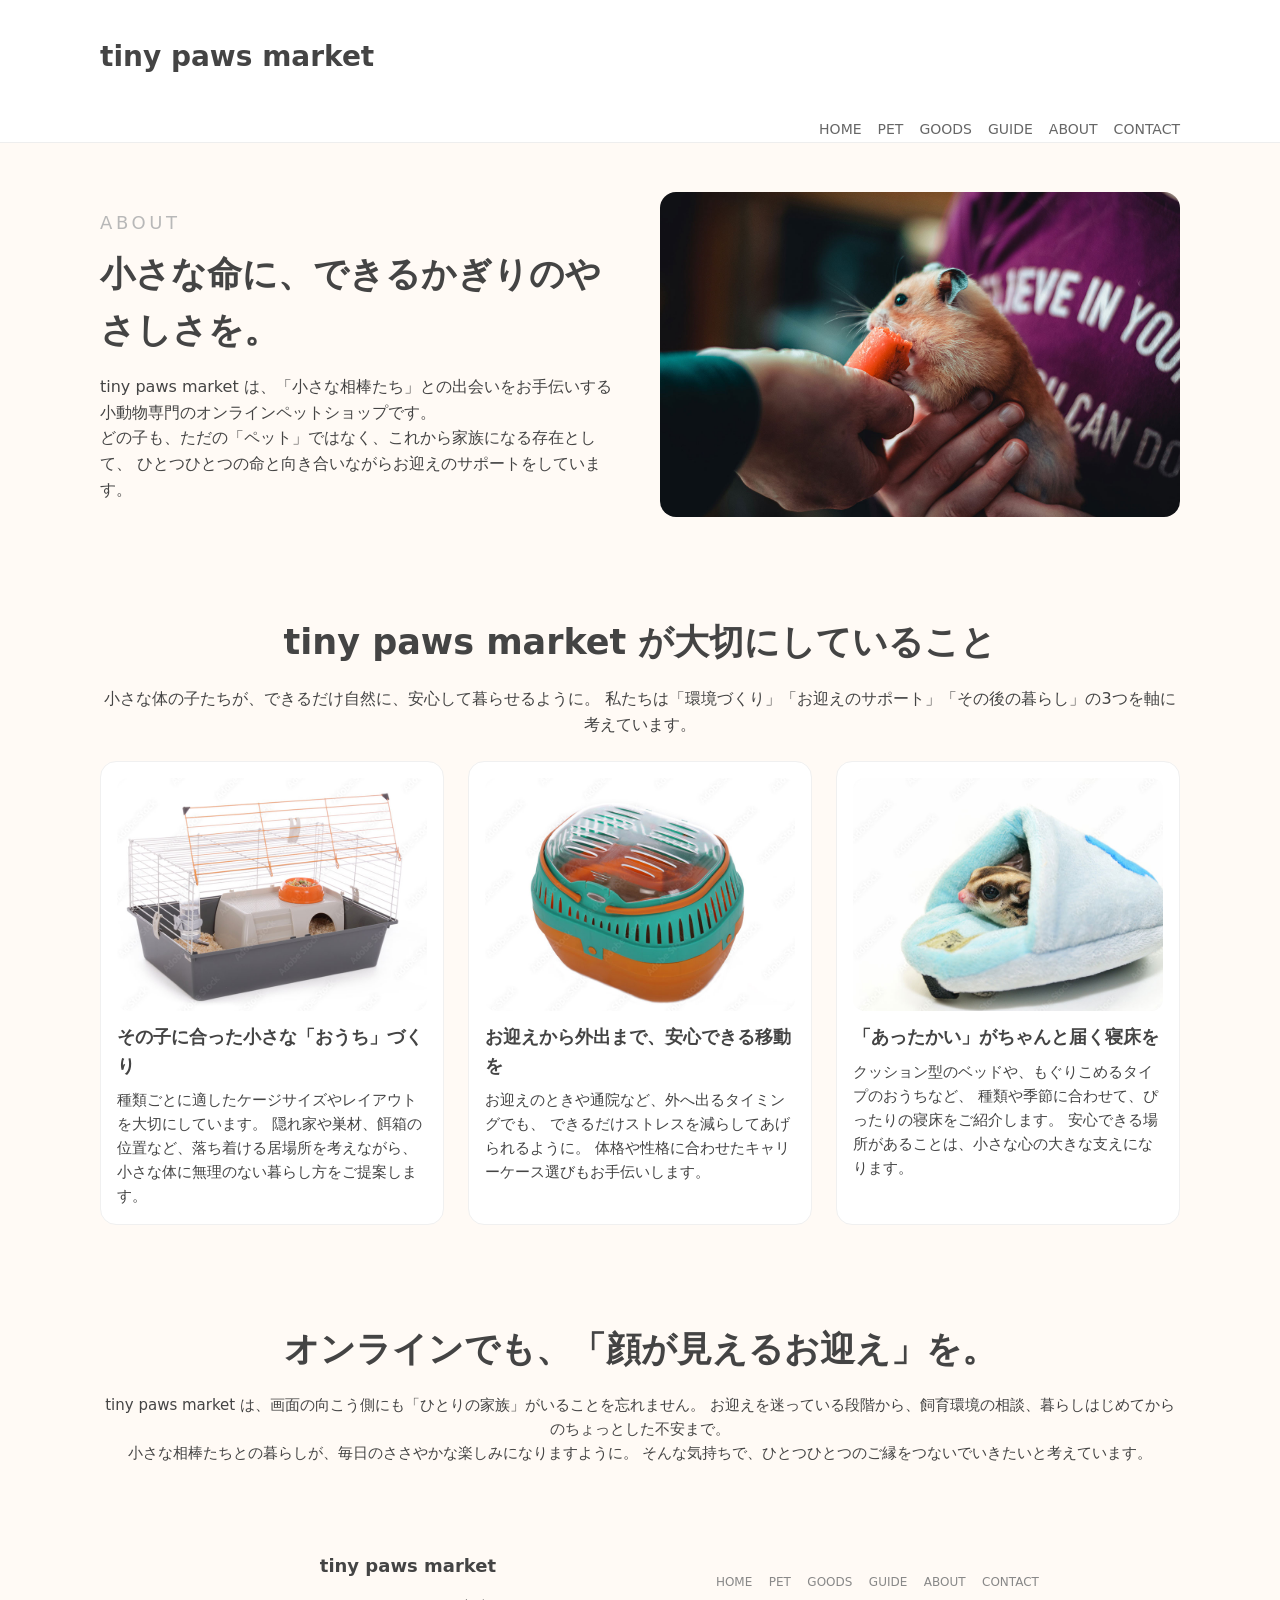
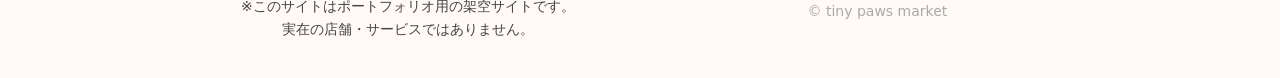
<file: tiny paws market/about.html>
<!DOCTYPE html>
<html lang="ja">

<head>
    <meta charset="UTF-8">
    <title>tiny paws market | お店について（ABOUT）</title>
    <meta name="viewport" content="width=device-width, initial-scale=1">
    <link rel="stylesheet" href="css/style.css">
    <link rel="stylesheet" href="https://cdn.jsdelivr.net/npm/bootstrap-icons@1.11.3/font/bootstrap-icons.min.css">
</head>

<body>
    <header class="site-header">
        <div class="container">
            <div class="header-inner">
                <p class="site-title">tiny paws market</p>
                <button class="nav-toggle" aria-label="メニューを開く" aria-expanded="false">
                    <i class="bi bi-list"></i>
                </button>
            </div>
            <nav class="global-nav">
                <ul>
                    <li><a href="index.html">HOME</a></li>
                    <li><a href="pet.html">PET</a></li>
                    <li><a href="#">GOODS</a></li>
                    <li><a href="guide.html">GUIDE</a></li>
                    <li><a href="about.html">ABOUT</a></li>
                    <li><a href="contact.html">CONTACT</a></li>
                </ul>
            </nav>
        </div>
    </header>

    <main class="about-main">
        <!-- ページヘッダー＋メインビジュアル -->
        <section class="section about-hero">
            <div class="container about-hero-inner">
                <div class="about-hero-text">
                    <p class="section-label">ABOUT</p>
                    <h1 class="section-title">小さな命に、できるかぎりのやさしさを。</h1>
                    <p class="section-text">
                        tiny paws market は、「小さな相棒たち」との出会いをお手伝いする
                        小動物専門のオンラインペットショップです。<br>
                        どの子も、ただの「ペット」ではなく、これから家族になる存在として、
                        ひとつひとつの命と向き合いながらお迎えのサポートをしています。
                    </p>
                </div>
                <div class="about-hero-image">
                    <img src="image/about_main.jpg" alt="ハムスターをやさしく抱えている様子">
                </div>
            </div>
        </section>

        <!-- tiny paws market のこだわり（3カラム） -->
        <section class="section about-features">
            <div class="container">
                <h2 class="section-title">tiny paws market が大切にしていること</h2>
                <p class="section-text">
                    小さな体の子たちが、できるだけ自然に、安心して暮らせるように。
                    私たちは「環境づくり」「お迎えのサポート」「その後の暮らし」の3つを軸に考えています。
                </p>

                <div class="about-features-grid">
                    <article class="about-feature-item">
                        <img src="image/about_1.jpg" alt="小動物用のケージとおうち、餌箱">
                        <h3 class="about-feature-title">その子に合った小さな「おうち」づくり</h3>
                        <p class="about-feature-text">
                            種類ごとに適したケージサイズやレイアウトを大切にしています。
                            隠れ家や巣材、餌箱の位置など、落ち着ける居場所を考えながら、
                            小さな体に無理のない暮らし方をご提案します。
                        </p>
                    </article>

                    <article class="about-feature-item">
                        <img src="image/about_2.jpg" alt="外出用の小動物用キャリーケース">
                        <h3 class="about-feature-title">お迎えから外出まで、安心できる移動を</h3>
                        <p class="about-feature-text">
                            お迎えのときや通院など、外へ出るタイミングでも、
                            できるだけストレスを減らしてあげられるように。
                            体格や性格に合わせたキャリーケース選びもお手伝いします。
                        </p>
                    </article>

                    <article class="about-feature-item">
                        <img src="image/about_3.jpg" alt="小動物用のクッション型ベッド">
                        <h3 class="about-feature-title">「あったかい」がちゃんと届く寝床を</h3>
                        <p class="about-feature-text">
                            クッション型のベッドや、もぐりこめるタイプのおうちなど、
                            種類や季節に合わせて、ぴったりの寝床をご紹介します。
                            安心できる場所があることは、小さな心の大きな支えになります。
                        </p>
                    </article>
                </div>
            </div>
        </section>

        <!-- メッセージ -->
        <section class="section about-message">
            <div class="container">
                <h2 class="section-title">オンラインでも、「顔が見えるお迎え」を。</h2>
                <p class="section-text">
                    tiny paws market は、画面の向こう側にも「ひとりの家族」がいることを忘れません。
                    お迎えを迷っている段階から、飼育環境の相談、暮らしはじめてからのちょっとした不安まで。<br class="sp-br">
                    小さな相棒たちとの暮らしが、毎日のささやかな楽しみになりますように。
                    そんな気持ちで、ひとつひとつのご縁をつないでいきたいと考えています。
                </p>
            </div>
        </section>
    </main>

    <footer class="site-footer">
        <div class="container footer-inner">
            <div class="footer-left">
                <div class="logo">tiny paws market</div>
                <p class="note">
                    ※このサイトはポートフォリオ用の架空サイトです。<br>
                    実在の店舗・サービスではありません。
                </p>
            </div>
            <div class="footer-right">
                <nav class="footer-nav">
                    <a href="index.html">HOME</a>
                    <a href="pet.html">PET</a>
                    <a href="#">GOODS</a>
                    <a href="guide.html">GUIDE</a>
                    <a href="about.html">ABOUT</a>
                    <a href="contact.html">CONTACT</a>
                </nav>
                <p class="copyright">© tiny paws market</p>
            </div>
        </div>
    </footer>

    <script src="js/main.js"></script>
</body>

</html>
</file>
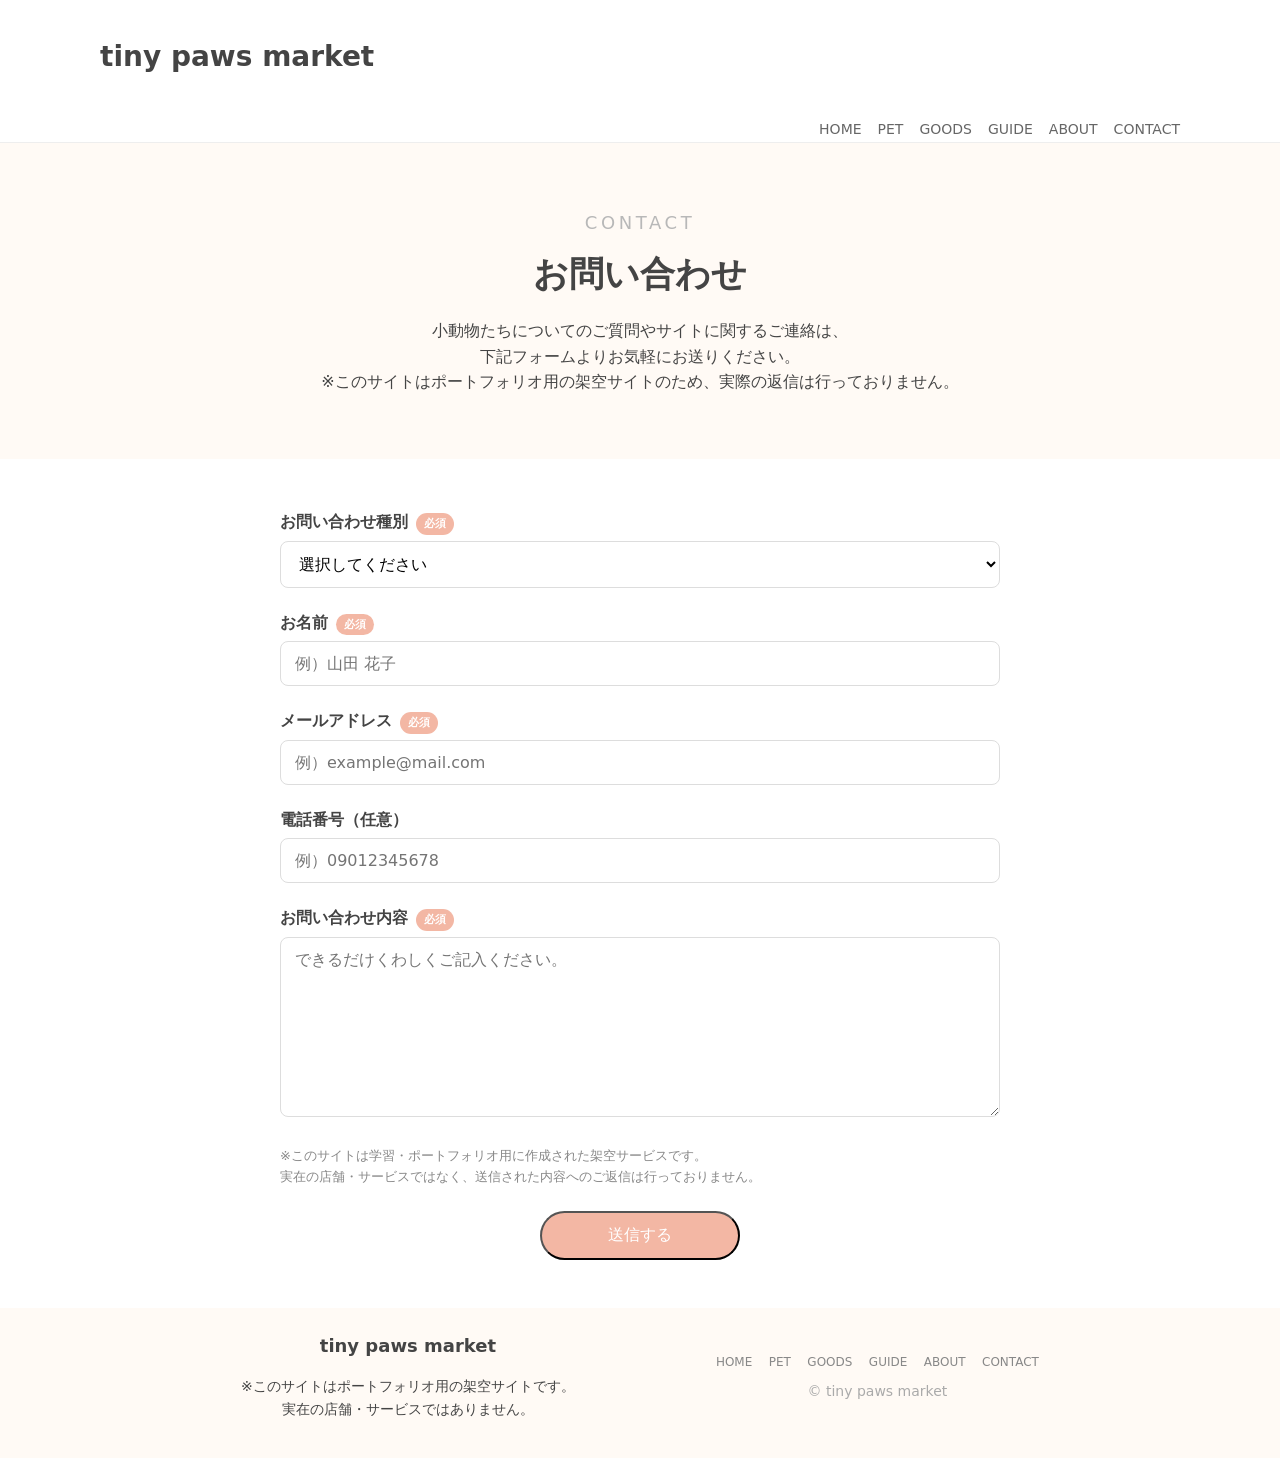
<file: tiny paws market/contact.html>
<!DOCTYPE html>
<html lang="ja">

<head>
    <meta charset="UTF-8">
    <title>CONTACT | tiny paws market</title>
    <meta name="viewport" content="width=device-width, initial-scale=1">
    <link rel="stylesheet" href="css/style.css">
    <link rel="stylesheet" href="https://cdn.jsdelivr.net/npm/bootstrap-icons@1.11.3/font/bootstrap-icons.min.css">
</head>

<body>
    <header class="site-header">
        <div class="container">
            <div class="header-inner">
                <p class="site-title">tiny paws market</p>
                <button class="nav-toggle" aria-label="メニューを開く" aria-expanded="false">
                    <i class="bi bi-list"></i>
                </button>
            </div>
            <nav class="global-nav">
                <ul>
                    <li><a href="index.html">HOME</a></li>
                    <li><a href="pet.html">PET</a></li>
                    <li><a href="#">GOODS</a></li>
                    <li><a href="guide.html">GUIDE</a></li>
                    <li><a href="about.html">ABOUT</a></li>
                    <li><a href="contact.html">CONTACT</a></li>
                </ul>
            </nav>
        </div>
    </header>

    <main>
        <!-- ページヘッダー -->
        <section class="page-hero page-hero-contact">
            <div class="container">
                <p class="section-label">CONTACT</p>
                <h1 class="section-title">お問い合わせ</h1>
                <p class="section-text">
                    小動物たちについてのご質問やサイトに関するご連絡は、<br>
                    下記フォームよりお気軽にお送りください。<br>
                    ※このサイトはポートフォリオ用の架空サイトのため、実際の返信は行っておりません。
                </p>
            </div>
        </section>

        <!-- お問い合わせフォーム -->
        <section class="section contact">
            <div class="container">
                <form class="contact-form" action="#" method="post">
                    <!-- お問い合わせ種別 -->
                    <div class="form-group">
                        <label for="inquiry-type">お問い合わせ種別<span class="required">必須</span></label>
                        <select id="inquiry-type" name="inquiry_type" required>
                            <option value="">選択してください</option>
                            <option value="pet">ペットについて</option>
                            <option value="goods">グッズについて</option>
                            <option value="guide">飼育・お迎えに関する相談</option>
                            <option value="other">その他</option>
                        </select>
                    </div>

                    <!-- お名前 -->
                    <div class="form-group">
                        <label for="name">お名前<span class="required">必須</span></label>
                        <input type="text" id="name" name="name" placeholder="例）山田 花子" required>
                    </div>

                    <!-- メールアドレス -->
                    <div class="form-group">
                        <label for="email">メールアドレス<span class="required">必須</span></label>
                        <input type="email" id="email" name="email" placeholder="例）example@mail.com" required>
                    </div>

                    <!-- 電話番号 -->
                    <div class="form-group">
                        <label for="tel">電話番号（任意）</label>
                        <input type="tel" id="tel" name="tel" placeholder="例）09012345678">
                    </div>

                    <!-- お問い合わせ内容 -->
                    <div class="form-group">
                        <label for="message">お問い合わせ内容<span class="required">必須</span></label>
                        <textarea id="message" name="message" rows="8" placeholder="できるだけくわしくご記入ください。"
                            required></textarea>
                    </div>

                    <!-- 個人情報・注意書き -->
                    <div class="form-note">
                        <p>
                            ※このサイトは学習・ポートフォリオ用に作成された架空サービスです。<br>
                            実在の店舗・サービスではなく、送信された内容へのご返信は行っておりません。
                        </p>
                    </div>

                    <!-- 送信ボタン -->
                    <div class="form-actions">
                        <button type="submit" class="btn-primary">送信する</button>
                    </div>
                </form>
            </div>
        </section>
    </main>

    <footer class="site-footer">
        <div class="container footer-inner">
            <div class="footer-left">
                <div class="logo">tiny paws market</div>
                <p class="note">
                    ※このサイトはポートフォリオ用の架空サイトです。<br>
                    実在の店舗・サービスではありません。
                </p>
            </div>
            <div class="footer-right">
                <nav class="footer-nav">
                    <a href="index.html">HOME</a>
                    <a href="pet.html">PET</a>
                    <a href="#">GOODS</a>
                    <a href="guide.html">GUIDE</a>
                    <a href="about.html">ABOUT</a>
                    <a href="contact.html">CONTACT</a>
                </nav>
                <p class="copyright">© tiny paws market</p>
            </div>
        </div>
    </footer>

    <script src="js/main.js"></script>
</body>

</html>
</file>
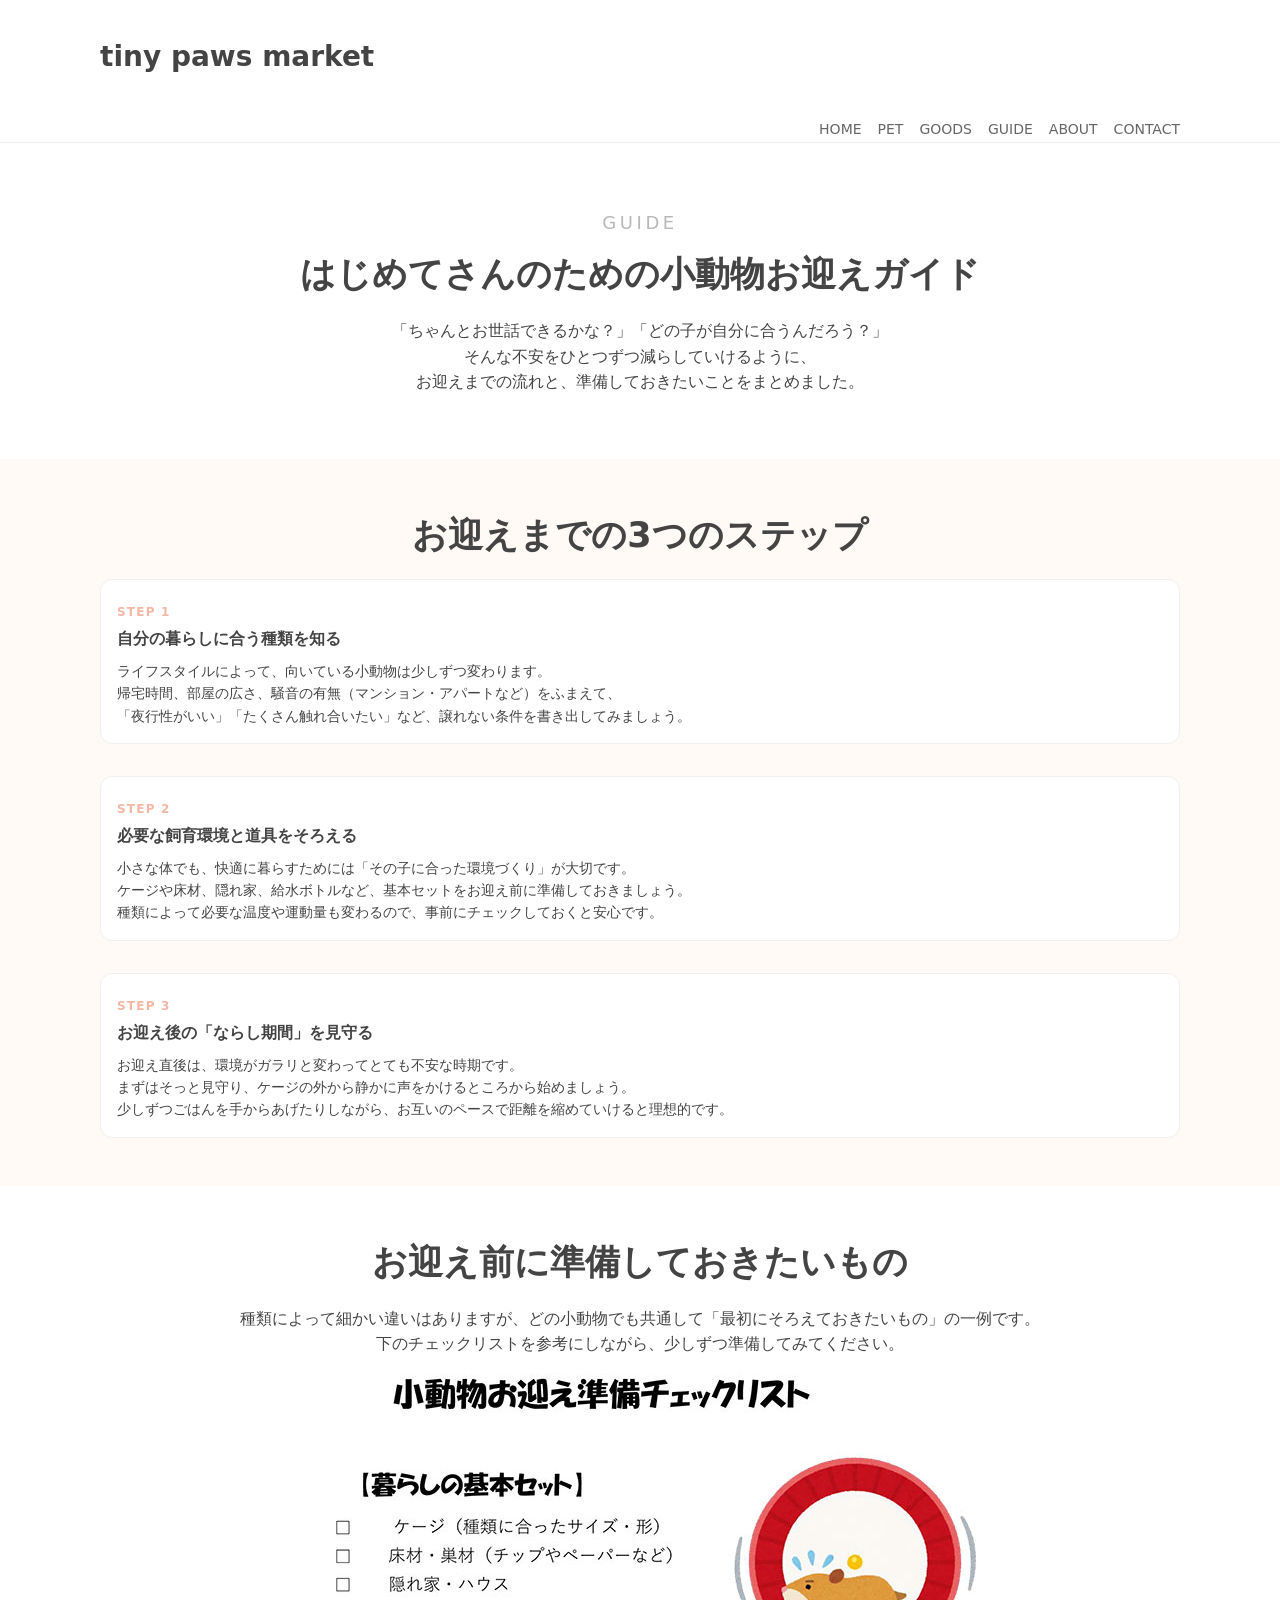
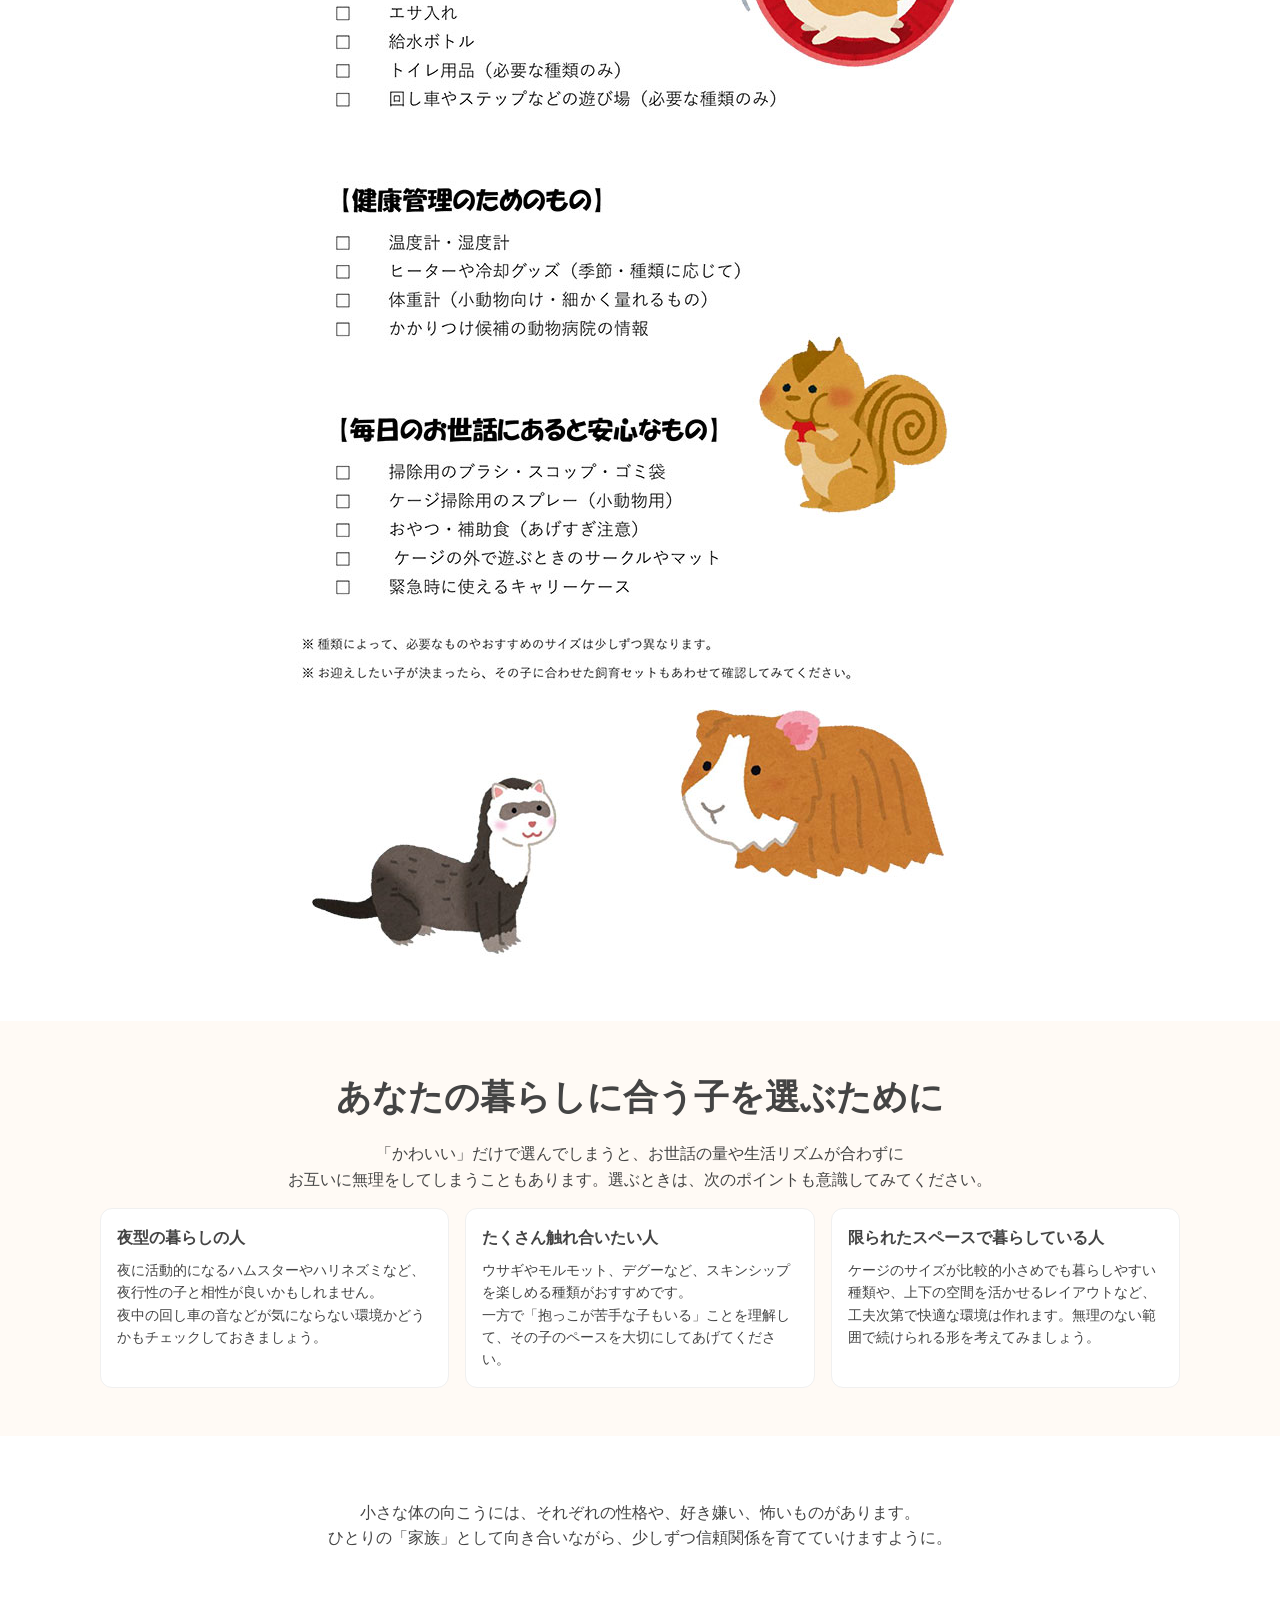
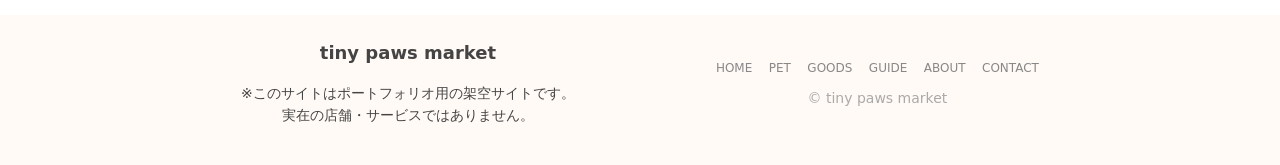
<file: tiny paws market/guide.html>
<!DOCTYPE html>
<html lang="ja">

<head>
    <meta charset="UTF-8">
    <title>tiny paws market | 小動物専門ペットショップ</title>
    <meta name="viewport" content="width=device-width, initial-scale=1">
    <link rel="stylesheet" href="css/style.css">
    <link rel="stylesheet" href="https://cdn.jsdelivr.net/npm/bootstrap-icons@1.11.3/font/bootstrap-icons.min.css">
</head>

<body>
    <header class="site-header">
        <div class="container">
            <div class="header-inner">
                <p class="site-title">tiny paws market</p>
                <button class="nav-toggle" aria-label="メニューを開く" aria-expanded="false">
                    <i class="bi bi-list"></i>
                </button>
            </div>
            <nav class="global-nav">
                <ul>
                    <li><a href="index.html">HOME</a></li>
                    <li><a href="pet.html">PET</a></li>
                    <li><a href="#">GOODS</a></li>
                    <li><a href="guide.html">GUIDE</a></li>
                    <li><a href="about.html">ABOUT</a></li>
                    <li><a href="contact.html">CONTACT</a></li>
                </ul>
            </nav>
        </div>
    </header>
    <main>
        <!-- ページヘッダー -->
        <section class="section guide-page-hero">
            <div class="container">
                <p class="section-label">GUIDE</p>
                <h1 class="section-title">はじめてさんのための小動物お迎えガイド</h1>
                <p class="section-text">
                    「ちゃんとお世話できるかな？」「どの子が自分に合うんだろう？」<br>
                    そんな不安をひとつずつ減らしていけるように、<br>
                    お迎えまでの流れと、準備しておきたいことをまとめました。
                </p>
            </div>
        </section>

        <!-- お迎えまでの流れ（ステップ） -->
        <section class="section guide-steps">
            <div class="container">
                <h2 class="section-title">お迎えまでの3つのステップ</h2>

                <div class="guide-step-list">
                    <div class="guide-step-item">
                        <div class="guide-step-number">STEP 1</div>
                        <h3 class="guide-step-title">自分の暮らしに合う種類を知る</h3>
                        <p class="guide-step-text">
                            ライフスタイルによって、向いている小動物は少しずつ変わります。<br>
                            帰宅時間、部屋の広さ、騒音の有無（マンション・アパートなど）をふまえて、<br>
                            「夜行性がいい」「たくさん触れ合いたい」など、譲れない条件を書き出してみましょう。
                        </p>
                    </div>

                    <div class="guide-step-item">
                        <div class="guide-step-number">STEP 2</div>
                        <h3 class="guide-step-title">必要な飼育環境と道具をそろえる</h3>
                        <p class="guide-step-text">
                            小さな体でも、快適に暮らすためには「その子に合った環境づくり」が大切です。<br>
                            ケージや床材、隠れ家、給水ボトルなど、基本セットをお迎え前に準備しておきましょう。<br>
                            種類によって必要な温度や運動量も変わるので、事前にチェックしておくと安心です。
                        </p>
                    </div>

                    <div class="guide-step-item">
                        <div class="guide-step-number">STEP 3</div>
                        <h3 class="guide-step-title">お迎え後の「ならし期間」を見守る</h3>
                        <p class="guide-step-text">
                            お迎え直後は、環境がガラリと変わってとても不安な時期です。<br>
                            まずはそっと見守り、ケージの外から静かに声をかけるところから始めましょう。<br>
                            少しずつごはんを手からあげたりしながら、お互いのペースで距離を縮めていけると理想的です。
                        </p>
                    </div>
                </div>
            </div>
        </section>

        <!-- 準備するものチェックリスト（Excel → 画像） -->
        <section class="section guide-checklist">
            <div class="container">
                <h2 class="section-title">お迎え前に準備しておきたいもの</h2>
                <p class="section-text">
                    種類によって細かい違いはありますが、どの小動物でも共通して「最初にそろえておきたいもの」の一例です。<br>
                    下のチェックリストを参考にしながら、少しずつ準備してみてください。
                </p>

                <div class="guide-checklist-image">
                    <img src="image/guide_checklist.jpg" alt="小動物お迎え準備チェックリスト">
                </div>
            </div>
        </section>

        <!-- ライフスタイル別の簡単なアドバイス -->
        <section class="section guide-lifestyle">
            <div class="container">
                <h2 class="section-title">あなたの暮らしに合う子を選ぶために</h2>
                <p class="section-text">
                    「かわいい」だけで選んでしまうと、お世話の量や生活リズムが合わずに<br>
                    お互いに無理をしてしまうこともあります。選ぶときは、次のポイントも意識してみてください。
                </p>

                <div class="guide-lifestyle-points">
                    <div class="guide-lifestyle-item">
                        <h3 class="guide-lifestyle-title">夜型の暮らしの人</h3>
                        <p class="guide-lifestyle-text">
                            夜に活動的になるハムスターやハリネズミなど、夜行性の子と相性が良いかもしれません。<br>
                            夜中の回し車の音などが気にならない環境かどうかもチェックしておきましょう。
                        </p>
                    </div>

                    <div class="guide-lifestyle-item">
                        <h3 class="guide-lifestyle-title">たくさん触れ合いたい人</h3>
                        <p class="guide-lifestyle-text">
                            ウサギやモルモット、デグーなど、スキンシップを楽しめる種類がおすすめです。<br>
                            一方で「抱っこが苦手な子もいる」ことを理解して、その子のペースを大切にしてあげてください。
                        </p>
                    </div>

                    <div class="guide-lifestyle-item">
                        <h3 class="guide-lifestyle-title">限られたスペースで暮らしている人</h3>
                        <p class="guide-lifestyle-text">
                            ケージのサイズが比較的小さめでも暮らしやすい種類や、上下の空間を活かせるレイアウトなど、<br>
                            工夫次第で快適な環境は作れます。無理のない範囲で続けられる形を考えてみましょう。
                        </p>
                    </div>
                </div>
            </div>
        </section>

        <!-- 最後のひとこと -->
        <section class="section guide-message">
            <div class="container">
                <p class="section-text">
                    小さな体の向こうには、それぞれの性格や、好き嫌い、怖いものがあります。<br>
                    ひとりの「家族」として向き合いながら、少しずつ信頼関係を育てていけますように。
                </p>
            </div>
        </section>

    </main>
    <footer class="site-footer">
        <div class="container footer-inner">
            <div class="footer-left">
                <div class="logo">tiny paws market</div>
                <p class="note">
                    ※このサイトはポートフォリオ用の架空サイトです。<br>
                    実在の店舗・サービスではありません。
                </p>
            </div>
            <div class="footer-right">
                <nav class="footer-nav">
                    <a href="index.html">HOME</a>
                    <a href="pet.html">PET</a>
                    <a href="#">GOODS</a>
                    <a href="guide.html">GUIDE</a>
                    <a href="about.html">ABOUT</a>
                    <a href="contact.html">CONTACT</a>
                </nav>
                <p class="copyright">© tiny paws market</p>
            </div>
        </div>
    </footer>
    <!-- JSファイルの読み込み（body の一番最後） -->
    <script src="js/main.js"></script>
</body>

</html>
</file>
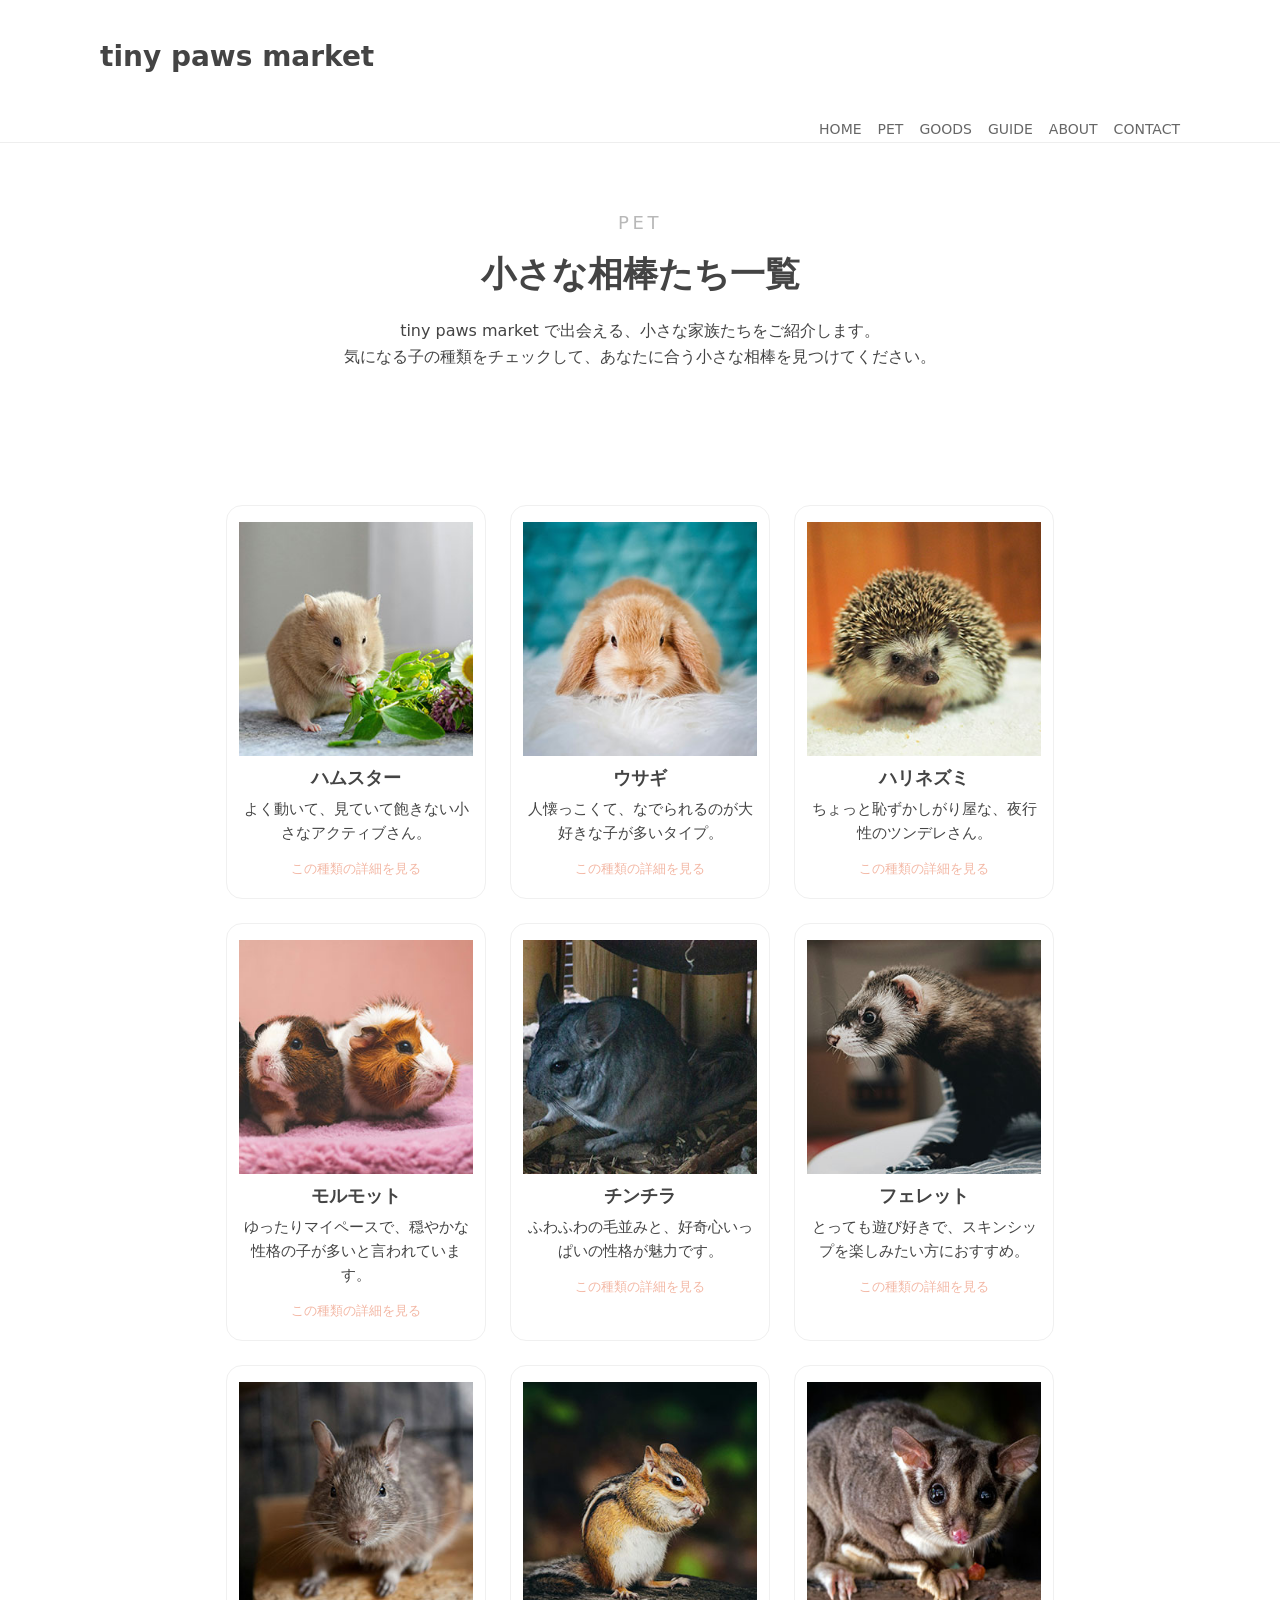
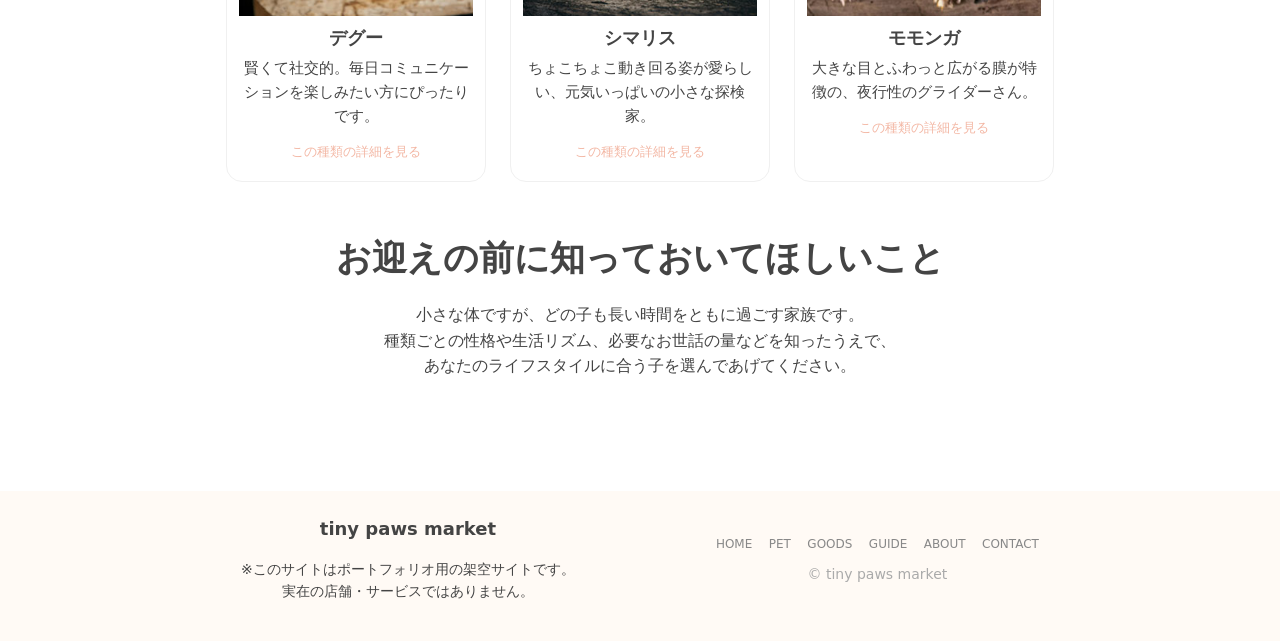
<file: tiny paws market/pet.html>
<!DOCTYPE html>
<html lang="ja">

<head>
    <meta charset="UTF-8">
    <title>tiny paws market | 小動物一覧（PET）</title>
    <meta name="viewport" content="width=device-width, initial-scale=1">
    <link rel="stylesheet" href="css/style.css">
    <link rel="stylesheet" href="https://cdn.jsdelivr.net/npm/bootstrap-icons@1.11.3/font/bootstrap-icons.min.css">
</head>

<body>
    <header class="site-header">
        <div class="container">
            <div class="header-inner">
                <p class="site-title">tiny paws market</p>
                <button class="nav-toggle" aria-label="メニューを開く" aria-expanded="false">
                    <i class="bi bi-list"></i>
                </button>
            </div>
            <nav class="global-nav">
                <ul>
                    <li><a href="index.html">HOME</a></li>
                    <li><a href="pet.html">PET</a></li>
                    <li><a href="#">GOODS</a></li>
                    <li><a href="guide.html">GUIDE</a></li>
                    <li><a href="about.html">ABOUT</a></li>
                    <li><a href="contact.html">CONTACT</a></li>
                </ul>
            </nav>
        </div>
    </header>
    <main>
        <!-- ページヘッダー -->
        <section class="section">
            <div class="container">
                <p class="section-label">PET</p>
                <h1 class="section-title">小さな相棒たち一覧</h1>
                <p class="section-text">
                    tiny paws market で出会える、小さな家族たちをご紹介します。<br>
                    気になる子の種類をチェックして、あなたに合う小さな相棒を見つけてください。
                </p>
            </div>
        </section>

        <!-- PET 一覧 -->
        <section class="section pets">
            <div class="container">
                <div class="pet-grid">

                    <!-- ハムスター -->
                    <article class="pet-card">
                        <img src="image/pet_1.jpg" alt="ハムスター">
                        <h3 class="pet-name">ハムスター</h3>
                        <p class="pet-desc">
                            よく動いて、見ていて飽きない小さなアクティブさん。
                        </p>
                        <!-- 将来的に詳細ページを作るなら href を hamster.html などに変更 -->
                        <a href="#" class="pet-link">この種類の詳細を見る</a>
                    </article>

                    <!-- ウサギ -->
                    <article class="pet-card">
                        <img src="image/pet_2.jpg" alt="ウサギ">
                        <h3 class="pet-name">ウサギ</h3>
                        <p class="pet-desc">
                            人懐っこくて、なでられるのが大好きな子が多いタイプ。
                        </p>
                        <a href="#" class="pet-link">この種類の詳細を見る</a>
                    </article>

                    <!-- ハリネズミ -->
                    <article class="pet-card">
                        <img src="image/pet_3.jpg" alt="ハリネズミ">
                        <h3 class="pet-name">ハリネズミ</h3>
                        <p class="pet-desc">
                            ちょっと恥ずかしがり屋な、夜行性のツンデレさん。
                        </p>
                        <a href="#" class="pet-link">この種類の詳細を見る</a>
                    </article>

                    <!-- ここから下に、新しく用意した 300×300 画像でカードを追加していく -->

                    <!-- モルモット -->
                    <article class="pet-card">
                        <img src="image/pet_7.jpg" alt="モルモット">
                        <h3 class="pet-name">モルモット</h3>
                        <p class="pet-desc">
                            ゆったりマイペースで、穏やかな性格の子が多いと言われています。
                        </p>
                        <a href="#" class="pet-link">この種類の詳細を見る</a>
                    </article>

                    <!-- チンチラ -->
                    <article class="pet-card">
                        <img src="image/pet_6.jpg" alt="チンチラ">
                        <h3 class="pet-name">チンチラ</h3>
                        <p class="pet-desc">
                            ふわふわの毛並みと、好奇心いっぱいの性格が魅力です。
                        </p>
                        <a href="#" class="pet-link">この種類の詳細を見る</a>
                    </article>

                    <!-- フェレット -->
                    <article class="pet-card">
                        <img src="image/pet_8.jpg" alt="フェレット">
                        <h3 class="pet-name">フェレット</h3>
                        <p class="pet-desc">
                            とっても遊び好きで、スキンシップを楽しみたい方におすすめ。
                        </p>
                        <a href="#" class="pet-link">この種類の詳細を見る</a>
                    </article>

                    <!-- デグー -->
                    <article class="pet-card">
                        <img src="image/pet_5.jpg" alt="デグー">
                        <h3 class="pet-name">デグー</h3>
                        <p class="pet-desc">
                            賢くて社交的。毎日コミュニケーションを楽しみたい方にぴったりです。
                        </p>
                        <a href="#" class="pet-link">この種類の詳細を見る</a>
                    </article>

                    <!-- シマリス -->
                    <article class="pet-card">
                        <img src="image/pet_4.jpg" alt="シマリス">
                        <h3 class="pet-name">シマリス</h3>
                        <p class="pet-desc">
                            ちょこちょこ動き回る姿が愛らしい、元気いっぱいの小さな探検家。
                        </p>
                        <a href="#" class="pet-link">この種類の詳細を見る</a>
                    </article>

                    <!-- モモンガ -->
                    <article class="pet-card">
                        <img src="image/pet_9.jpg" alt="モモンガ">
                        <h3 class="pet-name">モモンガ</h3>
                        <p class="pet-desc">
                            大きな目とふわっと広がる膜が特徴の、夜行性のグライダーさん。
                        </p>
                        <a href="#" class="pet-link">この種類の詳細を見る</a>
                    </article>

                </div>

                <section class="section">
                    <div class="container">
                        <h2 class="section-title">お迎えの前に知っておいてほしいこと</h2>
                        <p class="section-text">
                            小さな体ですが、どの子も長い時間をともに過ごす家族です。<br class="pc-only">種類ごとの性格や生活リズム、必要なお世話の量などを知ったうえで、<br
                                class="pc-only">あなたのライフスタイルに合う子を選んであげてください。
                        </p>
                    </div>
                </section>

            </div>
        </section>

    </main>
    <footer class="site-footer">
        <div class="container footer-inner">
            <div class="footer-left">
                <div class="logo">tiny paws market</div>
                <p class="note">
                    ※このサイトはポートフォリオ用の架空サイトです。<br>
                    実在の店舗・サービスではありません。
                </p>
            </div>
            <div class="footer-right">
                <nav class="footer-nav">
                    <a href="index.html">HOME</a>
                    <a href="pet.html">PET</a>
                    <a href="#">GOODS</a>
                    <a href="guide.html">GUIDE</a>
                    <a href="about.html">ABOUT</a>
                    <a href="contact.html">CONTACT</a>
                </nav>
                <p class="copyright">© tiny paws market</p>
            </div>
        </div>
    </footer>
    <!-- JSファイルの読み込み（body の一番最後） -->
    <script src="js/main.js"></script>
</body>

</html>
</file>
<file: style.css>
*,
*::before,
*::after {
    box-sizing: border-box;
}

body {
    margin: 0;
    font-family: system-ui, -apple-system, BlinkMacSystemFont, "ヒラギノ角ゴ ProN", "Yu Gothic", sans-serif;
    color: #444;
    background-color: #fff;
    line-height: 1.6;
}

@media (min-width: 768px) {
    body {
        font-size: 18px;
    }
}

img {
    max-width: 100%;
    display: block;
}

/* レイアウト共通 */
.container {
    width: 90%;
    max-width: 1080px;
    margin: 0 auto;
    text-align: center;
}

@media (min-width: 768px) {
    .site-title {
        font-size: 28px;
        font-weight: 700;
        line-height: 1.2;
    }
}

/* ヘッダー
-------------------------------------------------------- */
.site-header {
    border-bottom: 1px solid #eee;
    background-color: #fff;
}

.header-inner {
    display: flex;
    align-items: center;
    justify-content: space-between;
    padding: 12px 0;
}

.logo {
    font-weight: 700;
    font-size: 18px;
}

/* ハンバーガー（Bootstrap Icons） */
.nav-toggle {
    background: none;
    border: none;
    padding: 0;
    width: 32px;
    height: 32px;
    display: inline-flex;
    align-items: center;
    justify-content: center;
    cursor: pointer;
}

@media (min-width: 768px) {
    .nav-toggle {
        display: none;
    }
}

.nav-toggle .bi {
    font-size: 28px;
    color: #444;
}

.global-nav {
    display: none;
    background-color: #fff;
    border-top: 1px solid #eee;
}

@media (min-width: 768px) {
    .global-nav {
        display: block;
        border-top: none;
    }

}

.global-nav.is-open {
    display: block;
}

.global-nav ul {
    list-style: none;
    margin: 0;
    padding: 8px 5%;
}

@media (min-width: 768px) {
    .global-nav ul {
        display: flex;
        align-items: center;
        justify-content: flex-end;
        gap: 16px;
        list-style: none;
        margin: 0;
        padding: 0;
    }

}

.global-nav li+li {
    margin-top: 8px;
}

@media (min-width: 768px) {
    .global-nav li {
        margin: 0 !important;
        padding: 0 !important;
    }
}

.global-nav a {
    display: block;
    text-decoration: none;
    color: #666;
    font-size: 14px;
}

@media (min-width: 768px) {
    .global-nav a {
        display: inline-block;
        text-decoration: none;
        color: #666;
        font-size: 14px;
        line-height: 1;
        padding: 4px 0;
    }
}

/* ボタン */
.btn-primary,
.btn-secondary {
    display: inline-block;
    padding: 10px 20px;
    border-radius: 999px;
    text-decoration: none;
    font-size: 14px;
}

.btn-primary {
    background-color: #f3b7a4;
    color: #fff;
}

@media (min-width: 768px) {
    .btn-primary {
        font-size: 16px;
        padding: 12px 28px;
    }
}

.btn-secondary {
    border: 1px solid #f3b7a4;
    color: #f3b7a4;
    background-color: #fff;
}

@media (min-width: 768px) {
    .btn-secondary {
        font-size: 16px;
        padding: 12px 28px;
    }
}

/* セクション共通 */
.section {
    padding: 48px 0;
}

.section-label {
    font-size: 12px;
    letter-spacing: 0.2em;
    text-transform: uppercase;
    color: #b8b8b8;
    margin-bottom: 8px;
}

@media (min-width: 768px) {
    .section-label {
        font-size: 18px;
    }
}

.section-title {
    font-size: 20px;
    margin: 0 0 16px;
}

@media (min-width: 768px) {
    .section-title {
        font-size: 35px;
    }
}

.section-text {
    font-size: 14px;
}

@media (min-width: 768px) {
    .section-text {
        font-size: 16px;
    }
}

/* ヒーロー
-------------------------------------------------------- */
.hero {
    padding: 32px 0 40px;
}

.hero-title {
    font-size: 22px;
    margin: 8px 0 12px;
}

@media (min-width: 768px) {
    .hero-title {
        font-size: 35px;
    }
}

.hero-lead {
    font-size: 14px;
    margin-bottom: 16px;
}

@media (min-width: 768px) {
    .hero-lead {
        font-size: 17px;
    }
}

.hero-image {
    margin-top: 24px;
}

@media (min-width: 768px) {
    .hero-inner {
        display: flex;
        align-items: center;
        gap: 40px;
    }

    .hero-text,
    .hero-image {
        flex: 1;
    }
}

.concept {
    background-color: #fffaf5;
    text-align: center;
}

.concept .btn-secondary {
    margin-top: 8px;
}

/* PETカード
-------------------------------------------------------- */
.pet-grid {
    margin-top: 24px;
    display: grid;
    grid-template-columns: 1fr;
    gap: 16px;
    justify-items: center;
}

@media (min-width: 768px) {
    .pet-grid {
        display: grid;
        grid-template-columns: repeat(3, 260px);
        justify-content: center;
        gap: 24px;
    }
}

.pet-card {
    padding: 16px;
    max-width: 320px;
    border-radius: 16px;
    border: 1px solid #f0f0f0;
    background-color: #fff;
}

@media (min-width: 768px) {
    .pet-card {
        padding: 16px 12px;
    }
}

.pet-name {
    font-size: 16px;
    margin: 8px 0 4px;
}

@media (min-width: 768px) {
    .pet-name {
        font-size: 18px;
    }
}

.pet-desc {
    font-size: 13px;
    margin: 0 0 8px;
}

@media (min-width: 768px) {
    .pet-desc {
        font-size: 15px;
    }
}

.pet-link {
    font-size: 13px;
    color: #f3b7a4;
    text-decoration: none;
}

.section-cta {
    margin-top: 24px;
    text-align: center;
}

/* はじめてさん
-------------------------------------------------------- */
.guide-inner {
    display: block;
    text-align: center;
}

@media (min-width: 768px) {
    .guide-inner {
        display: flex;
        align-items: center;
        gap: 40px;
    }
}

.guide-image {
    margin-bottom: 16px;
    text-align: center;
}



.guide-image img {
    display: inline-block;
    width: 100%;
}

@media (min-width: 768px) {

    .guide-image,
    .guide-text {
        flex: 1;
    }
}

/* フッターメッセージ */
.message {
    background-color: #fff;
}

.message-inner {
    text-align: center;
}

.footprint {
    width: 50%;
    margin: 0 auto 8px;
}

@media (min-width: 768px) {
    .footprint {
        width: 28%;
    }
}

.message-text {
    font-size: 14px;
}

@media (min-width: 768px) {
    .message-text {
        font-size: 18px;
        font-weight: 600;
    }
}

/* フッター 
-------------------------------------------------------- */
.site-footer {
    background-color: #fffaf5;
    padding: 24px 0;
    font-size: 12px;
    text-align: center;
}

@media (min-width: 768px) {
    .site-footer {
        font-size: 14px;
    }
}

.footer-inner {
    display: block;
}

@media (min-width: 768px) {
    .footer-inner {
        display: flex;
        justify-content: space-evenly;
        align-items: center;
    }
}

.footer-left {
    margin-bottom: 16px;
}

@media (min-width: 768px) {
    .footer-left {
        margin-bottom: 0;
    }
}

.footer-nav a {
    margin-right: 12px;
    color: #888;
    text-decoration: none;
    font-size: 12px;
}

.footer-nav a:last-child {
    margin-right: 0
}

.copyright {
    margin-top: 8px;
    color: #aaa;
}

.pc-only {
    display: none;
}

@media (min-width: 768px) {
    .pc-only {
        display: inline;
    }
}

/* GUIDEページ
-------------------------------------------------------- */
.guide-step-list {
    display: flex;
    flex-direction: column;
    gap: 24px;
    text-align: left;
}

@media (min-width: 768px) {
    .guide-step-list {
        gap: 32px;
    }
}

.guide-step-item {
    padding: 16px;
    border-radius: 12px;
    border: 1px solid #f0f0f0;
    background-color: #fff;
}

.guide-step-number {
    display: inline-block;
    font-size: 12px;
    letter-spacing: 0.1em;
    color: #f3b7a4;
    font-weight: 700;
    margin-bottom: 4px;
}

.guide-step-title {
    font-size: 16px;
    margin: 0 0 8px;
}

.guide-step-text {
    font-size: 14px;
    margin: 0;
}

.guide-checklist-image {
    margin-top: 16px;
}

.guide-checklist-image img {
    max-width: 100%;
    height: auto;
    display: block;
    margin: 0 auto;
}

.guide-lifestyle-points {
    display: flex;
    flex-direction: column;
    gap: 16px;
    text-align: left;
    margin-top: 16px;
}

@media (min-width: 768px) {
    .guide-lifestyle-points {
        flex-direction: row;
        align-items: stretch;
    }
}

.guide-lifestyle-item {
    padding: 16px;
    border-radius: 12px;
    border: 1px solid #f0f0f0;
    background-color: #fff;
}

@media (min-width: 768px) {
    .guide-lifestyle-item {
        flex: 1;
    }
}

.guide-lifestyle-title {
    font-size: 16px;
    margin: 0 0 8px;
}

.guide-lifestyle-text {
    font-size: 14px;
    margin: 0;
}

.guide-steps {
    background-color: #fffaf5;
}

.guide-lifestyle {
    background-color: #fffaf5;
}

/* ABOUT
-------------------------------------------------------- */

.about-main {
    background-color: #fffaf5;
}

.about-hero-inner {
    display: flex;
    flex-direction: column;
    gap: 24px;
    align-items: center;
}

@media (min-width: 768px) {
    .about-hero-inner {
        flex-direction: row;
        align-items: center;
        gap: 40px;
    }
}

.about-hero-text {
    text-align: center;
}

@media (min-width: 768px) {
    .about-hero-text {
        flex: 1;
        text-align: left;
    }
}

.about-hero-image img {
    border-radius: 16px;
}

@media (min-width: 768px) {
    .about-hero-image {
        flex: 1;
    }
}

.about-features-grid {
    display: flex;
    flex-direction: column;
    gap: 24px;
    margin-top: 24px;
}

@media (min-width: 768px) {
    .about-features-grid {
        flex-direction: row;
    }
}

.about-feature-item {
    padding: 16px;
    border-radius: 16px;
    border: 1px solid #f0f0f0;
    background-color: #fff;
    text-align: left;
}

@media (min-width: 768px) {
    .about-feature-item {
        flex: 1;
    }
}

.about-feature-item img {
    border-radius: 12px;
    margin-bottom: 12px;
}

.about-feature-title {
    font-size: 16px;
    margin: 0 0 8px;
}

@media (min-width: 768px) {
    .about-feature-title {
        font-size: 18px;
    }
}

.about-feature-text {
    font-size: 14px;
    margin: 0;
}

@media (min-width: 768px) {
    .about-feature-text {
        font-size: 15px;
    }
}

.about-message {
    background-color: #fffaf5;
}

.about-message .section-text {
    font-size: 15px;
}

.sp-br {
    display: inline;
}

@media screen and (max-width: 767px) {
    .sp-br {
        display: none;
    }
}

/* CONTACT
-------------------------------------------------------- */
.page-hero-contact {
    background-color: #fffaf5;
    padding: 48px 0;
}

.contact {
    background-color: #fff;
}

.contact-form {
    max-width: 640px;
    margin: 0 auto;
    text-align: left;
}

@media (min-width: 768px) {
    .contact-form {
        max-width: 720px;
    }
}

/* ラベル・必須マーク */
.contact-form .form-group {
    margin-bottom: 20px;
}

.contact-form label {
    display: inline-block;
    font-size: 14px;
    margin-bottom: 6px;
    font-weight: 600;
}

@media (min-width: 768px) {
    .contact-form label {
        font-size: 16px;
    }
}

.contact-form .required {
    display: inline-block;
    margin-left: 8px;
    padding: 2px 8px;
    border-radius: 999px;
    background-color: #f3b7a4;
    color: #fff;
    font-size: 11px;
}

/* テキスト入力・セレクト・テキストエリア */
.contact-form input[type="text"],
.contact-form input[type="email"],
.contact-form input[type="tel"],
.contact-form select,
.contact-form textarea {
    width: 100%;
    font-size: 14px;
    padding: 10px 12px;
    border-radius: 8px;
    border: 1px solid #ddd;
    outline: none;
    font-family: inherit;
    box-sizing: border-box;
    background-color: #fff;
}

@media (min-width: 768px) {

    .contact-form input[type="text"],
    .contact-form input[type="email"],
    .contact-form input[type="tel"],
    .contact-form select,
    .contact-form textarea {
        font-size: 16px;
        padding: 12px 14px;
    }
}

.contact-form input:focus,
.contact-form select:focus,
.contact-form textarea:focus {
    border-color: #f3b7a4;
    box-shadow: 0 0 0 2px rgba(243, 183, 164, 0.25);
}

.contact-form textarea {
    min-height: 180px;
    resize: vertical;
}

/* 注意書き */
.contact-form .form-note {
    margin: 16px 0 24px;
    font-size: 12px;
    color: #888;
    line-height: 1.6;
}

@media (min-width: 768px) {
    .contact-form .form-note {
        font-size: 13px;
    }
}

/* 送信ボタン */
.contact-form .form-actions {
    text-align: center;
    margin-top: 8px;
}

.contact-form .form-actions .btn-primary {
    width: 200px;
}
</file>
<file: tiny paws market/css/style.css>
*,
*::before,
*::after {
    box-sizing: border-box;
}

body {
    margin: 0;
    font-family: system-ui, -apple-system, BlinkMacSystemFont, "ヒラギノ角ゴ ProN", "Yu Gothic", sans-serif;
    color: #444;
    background-color: #fff;
    line-height: 1.6;
}

@media (min-width: 768px) {
    body {
        font-size: 18px;
    }
}

img {
    max-width: 100%;
    display: block;
}

/* レイアウト共通 */
.container {
    width: 90%;
    max-width: 1080px;
    margin: 0 auto;
    text-align: center;
}

@media (min-width: 768px) {
    .site-title {
        font-size: 28px;
        font-weight: 700;
        line-height: 1.2;
    }
}

/* ヘッダー
-------------------------------------------------------- */
.site-header {
    border-bottom: 1px solid #eee;
    background-color: #fff;
}

.header-inner {
    display: flex;
    align-items: center;
    justify-content: space-between;
    padding: 12px 0;
}

.logo {
    font-weight: 700;
    font-size: 18px;
}

/* ハンバーガー（Bootstrap Icons） */
.nav-toggle {
    background: none;
    border: none;
    padding: 0;
    width: 32px;
    height: 32px;
    display: inline-flex;
    align-items: center;
    justify-content: center;
    cursor: pointer;
}

@media (min-width: 768px) {
    .nav-toggle {
        display: none;
    }
}

.nav-toggle .bi {
    font-size: 28px;
    color: #444;
}

.global-nav {
    display: none;
    background-color: #fff;
    border-top: 1px solid #eee;
}

@media (min-width: 768px) {
    .global-nav {
        display: block;
        border-top: none;
    }

}

.global-nav.is-open {
    display: block;
}

.global-nav ul {
    list-style: none;
    margin: 0;
    padding: 8px 5%;
}

@media (min-width: 768px) {
    .global-nav ul {
        display: flex;
        align-items: center;
        justify-content: flex-end;
        gap: 16px;
        list-style: none;
        margin: 0;
        padding: 0;
    }

}

.global-nav li+li {
    margin-top: 8px;
}

@media (min-width: 768px) {
    .global-nav li {
        margin: 0 !important;
        padding: 0 !important;
    }
}

.global-nav a {
    display: block;
    text-decoration: none;
    color: #666;
    font-size: 14px;
}

@media (min-width: 768px) {
    .global-nav a {
        display: inline-block;
        text-decoration: none;
        color: #666;
        font-size: 14px;
        line-height: 1;
        padding: 4px 0;
    }
}

/* ボタン */
.btn-primary,
.btn-secondary {
    display: inline-block;
    padding: 10px 20px;
    border-radius: 999px;
    text-decoration: none;
    font-size: 14px;
}

.btn-primary {
    background-color: #f3b7a4;
    color: #fff;
}

@media (min-width: 768px) {
    .btn-primary {
        font-size: 16px;
        padding: 12px 28px;
    }
}

.btn-secondary {
    border: 1px solid #f3b7a4;
    color: #f3b7a4;
    background-color: #fff;
}

@media (min-width: 768px) {
    .btn-secondary {
        font-size: 16px;
        padding: 12px 28px;
    }
}

/* セクション共通 */
.section {
    padding: 48px 0;
}

.section-label {
    font-size: 12px;
    letter-spacing: 0.2em;
    text-transform: uppercase;
    color: #b8b8b8;
    margin-bottom: 8px;
}

@media (min-width: 768px) {
    .section-label {
        font-size: 18px;
    }
}

.section-title {
    font-size: 20px;
    margin: 0 0 16px;
}

@media (min-width: 768px) {
    .section-title {
        font-size: 35px;
    }
}

.section-text {
    font-size: 14px;
}

@media (min-width: 768px) {
    .section-text {
        font-size: 16px;
    }
}

/* ヒーロー
-------------------------------------------------------- */
.hero {
    padding: 32px 0 40px;
}

.hero-title {
    font-size: 22px;
    margin: 8px 0 12px;
}

@media (min-width: 768px) {
    .hero-title {
        font-size: 35px;
    }
}

.hero-lead {
    font-size: 14px;
    margin-bottom: 16px;
}

@media (min-width: 768px) {
    .hero-lead {
        font-size: 17px;
    }
}

.hero-image {
    margin-top: 24px;
}

@media (min-width: 768px) {
    .hero-inner {
        display: flex;
        align-items: center;
        gap: 40px;
    }

    .hero-text,
    .hero-image {
        flex: 1;
    }
}

.concept {
    background-color: #fffaf5;
    text-align: center;
}

.concept .btn-secondary {
    margin-top: 8px;
}

/* PETカード
-------------------------------------------------------- */
.pet-grid {
    margin-top: 24px;
    display: grid;
    grid-template-columns: 1fr;
    gap: 16px;
    justify-items: center;
}

@media (min-width: 768px) {
    .pet-grid {
        display: grid;
        grid-template-columns: repeat(3, 260px);
        justify-content: center;
        gap: 24px;
    }
}

.pet-card {
    padding: 16px;
    max-width: 320px;
    border-radius: 16px;
    border: 1px solid #f0f0f0;
    background-color: #fff;
}

@media (min-width: 768px) {
    .pet-card {
        padding: 16px 12px;
    }
}

.pet-name {
    font-size: 16px;
    margin: 8px 0 4px;
}

@media (min-width: 768px) {
    .pet-name {
        font-size: 18px;
    }
}

.pet-desc {
    font-size: 13px;
    margin: 0 0 8px;
}

@media (min-width: 768px) {
    .pet-desc {
        font-size: 15px;
    }
}

.pet-link {
    font-size: 13px;
    color: #f3b7a4;
    text-decoration: none;
}

.section-cta {
    margin-top: 24px;
    text-align: center;
}

/* はじめてさん
-------------------------------------------------------- */
.guide-inner {
    display: block;
    text-align: center;
}

@media (min-width: 768px) {
    .guide-inner {
        display: flex;
        align-items: center;
        gap: 40px;
    }
}

.guide-image {
    margin-bottom: 16px;
    text-align: center;
}



.guide-image img {
    display: inline-block;
    width: 100%;
}

@media (min-width: 768px) {

    .guide-image,
    .guide-text {
        flex: 1;
    }
}

/* フッターメッセージ */
.message {
    background-color: #fff;
}

.message-inner {
    text-align: center;
}

.footprint {
    width: 50%;
    margin: 0 auto 8px;
}

@media (min-width: 768px) {
    .footprint {
        width: 28%;
    }
}

.message-text {
    font-size: 14px;
}

@media (min-width: 768px) {
    .message-text {
        font-size: 18px;
        font-weight: 600;
    }
}

/* フッター 
-------------------------------------------------------- */
.site-footer {
    background-color: #fffaf5;
    padding: 24px 0;
    font-size: 12px;
    text-align: center;
}

@media (min-width: 768px) {
    .site-footer {
        font-size: 14px;
    }
}

.footer-inner {
    display: block;
}

@media (min-width: 768px) {
    .footer-inner {
        display: flex;
        justify-content: space-evenly;
        align-items: center;
    }
}

.footer-left {
    margin-bottom: 16px;
}

@media (min-width: 768px) {
    .footer-left {
        margin-bottom: 0;
    }
}

.footer-nav a {
    margin-right: 12px;
    color: #888;
    text-decoration: none;
    font-size: 12px;
}

.footer-nav a:last-child {
    margin-right: 0
}

.copyright {
    margin-top: 8px;
    color: #aaa;
}

.pc-only {
    display: none;
}

@media (min-width: 768px) {
    .pc-only {
        display: inline;
    }
}

/* GUIDEページ
-------------------------------------------------------- */
.guide-step-list {
    display: flex;
    flex-direction: column;
    gap: 24px;
    text-align: left;
}

@media (min-width: 768px) {
    .guide-step-list {
        gap: 32px;
    }
}

.guide-step-item {
    padding: 16px;
    border-radius: 12px;
    border: 1px solid #f0f0f0;
    background-color: #fff;
}

.guide-step-number {
    display: inline-block;
    font-size: 12px;
    letter-spacing: 0.1em;
    color: #f3b7a4;
    font-weight: 700;
    margin-bottom: 4px;
}

.guide-step-title {
    font-size: 16px;
    margin: 0 0 8px;
}

.guide-step-text {
    font-size: 14px;
    margin: 0;
}

.guide-checklist-image {
    margin-top: 16px;
}

.guide-checklist-image img {
    max-width: 100%;
    height: auto;
    display: block;
    margin: 0 auto;
}

.guide-lifestyle-points {
    display: flex;
    flex-direction: column;
    gap: 16px;
    text-align: left;
    margin-top: 16px;
}

@media (min-width: 768px) {
    .guide-lifestyle-points {
        flex-direction: row;
        align-items: stretch;
    }
}

.guide-lifestyle-item {
    padding: 16px;
    border-radius: 12px;
    border: 1px solid #f0f0f0;
    background-color: #fff;
}

@media (min-width: 768px) {
    .guide-lifestyle-item {
        flex: 1;
    }
}

.guide-lifestyle-title {
    font-size: 16px;
    margin: 0 0 8px;
}

.guide-lifestyle-text {
    font-size: 14px;
    margin: 0;
}

.guide-steps {
    background-color: #fffaf5;
}

.guide-lifestyle {
    background-color: #fffaf5;
}

/* ABOUT
-------------------------------------------------------- */

.about-main {
    background-color: #fffaf5;
}

.about-hero-inner {
    display: flex;
    flex-direction: column;
    gap: 24px;
    align-items: center;
}

@media (min-width: 768px) {
    .about-hero-inner {
        flex-direction: row;
        align-items: center;
        gap: 40px;
    }
}

.about-hero-text {
    text-align: center;
}

@media (min-width: 768px) {
    .about-hero-text {
        flex: 1;
        text-align: left;
    }
}

.about-hero-image img {
    border-radius: 16px;
}

@media (min-width: 768px) {
    .about-hero-image {
        flex: 1;
    }
}

.about-features-grid {
    display: flex;
    flex-direction: column;
    gap: 24px;
    margin-top: 24px;
}

@media (min-width: 768px) {
    .about-features-grid {
        flex-direction: row;
    }
}

.about-feature-item {
    padding: 16px;
    border-radius: 16px;
    border: 1px solid #f0f0f0;
    background-color: #fff;
    text-align: left;
}

@media (min-width: 768px) {
    .about-feature-item {
        flex: 1;
    }
}

.about-feature-item img {
    border-radius: 12px;
    margin-bottom: 12px;
}

.about-feature-title {
    font-size: 16px;
    margin: 0 0 8px;
}

@media (min-width: 768px) {
    .about-feature-title {
        font-size: 18px;
    }
}

.about-feature-text {
    font-size: 14px;
    margin: 0;
}

@media (min-width: 768px) {
    .about-feature-text {
        font-size: 15px;
    }
}

.about-message {
    background-color: #fffaf5;
}

.about-message .section-text {
    font-size: 15px;
}

.sp-br {
    display: inline;
}

@media screen and (max-width: 767px) {
    .sp-br {
        display: none;
    }
}

/* CONTACT
-------------------------------------------------------- */
.page-hero-contact {
    background-color: #fffaf5;
    padding: 48px 0;
}

.contact {
    background-color: #fff;
}

.contact-form {
    max-width: 640px;
    margin: 0 auto;
    text-align: left;
}

@media (min-width: 768px) {
    .contact-form {
        max-width: 720px;
    }
}

/* ラベル・必須マーク */
.contact-form .form-group {
    margin-bottom: 20px;
}

.contact-form label {
    display: inline-block;
    font-size: 14px;
    margin-bottom: 6px;
    font-weight: 600;
}

@media (min-width: 768px) {
    .contact-form label {
        font-size: 16px;
    }
}

.contact-form .required {
    display: inline-block;
    margin-left: 8px;
    padding: 2px 8px;
    border-radius: 999px;
    background-color: #f3b7a4;
    color: #fff;
    font-size: 11px;
}

/* テキスト入力・セレクト・テキストエリア */
.contact-form input[type="text"],
.contact-form input[type="email"],
.contact-form input[type="tel"],
.contact-form select,
.contact-form textarea {
    width: 100%;
    font-size: 14px;
    padding: 10px 12px;
    border-radius: 8px;
    border: 1px solid #ddd;
    outline: none;
    font-family: inherit;
    box-sizing: border-box;
    background-color: #fff;
}

@media (min-width: 768px) {

    .contact-form input[type="text"],
    .contact-form input[type="email"],
    .contact-form input[type="tel"],
    .contact-form select,
    .contact-form textarea {
        font-size: 16px;
        padding: 12px 14px;
    }
}

.contact-form input:focus,
.contact-form select:focus,
.contact-form textarea:focus {
    border-color: #f3b7a4;
    box-shadow: 0 0 0 2px rgba(243, 183, 164, 0.25);
}

.contact-form textarea {
    min-height: 180px;
    resize: vertical;
}

/* 注意書き */
.contact-form .form-note {
    margin: 16px 0 24px;
    font-size: 12px;
    color: #888;
    line-height: 1.6;
}

@media (min-width: 768px) {
    .contact-form .form-note {
        font-size: 13px;
    }
}

/* 送信ボタン */
.contact-form .form-actions {
    text-align: center;
    margin-top: 8px;
}

.contact-form .form-actions .btn-primary {
    width: 200px;
}
</file>
